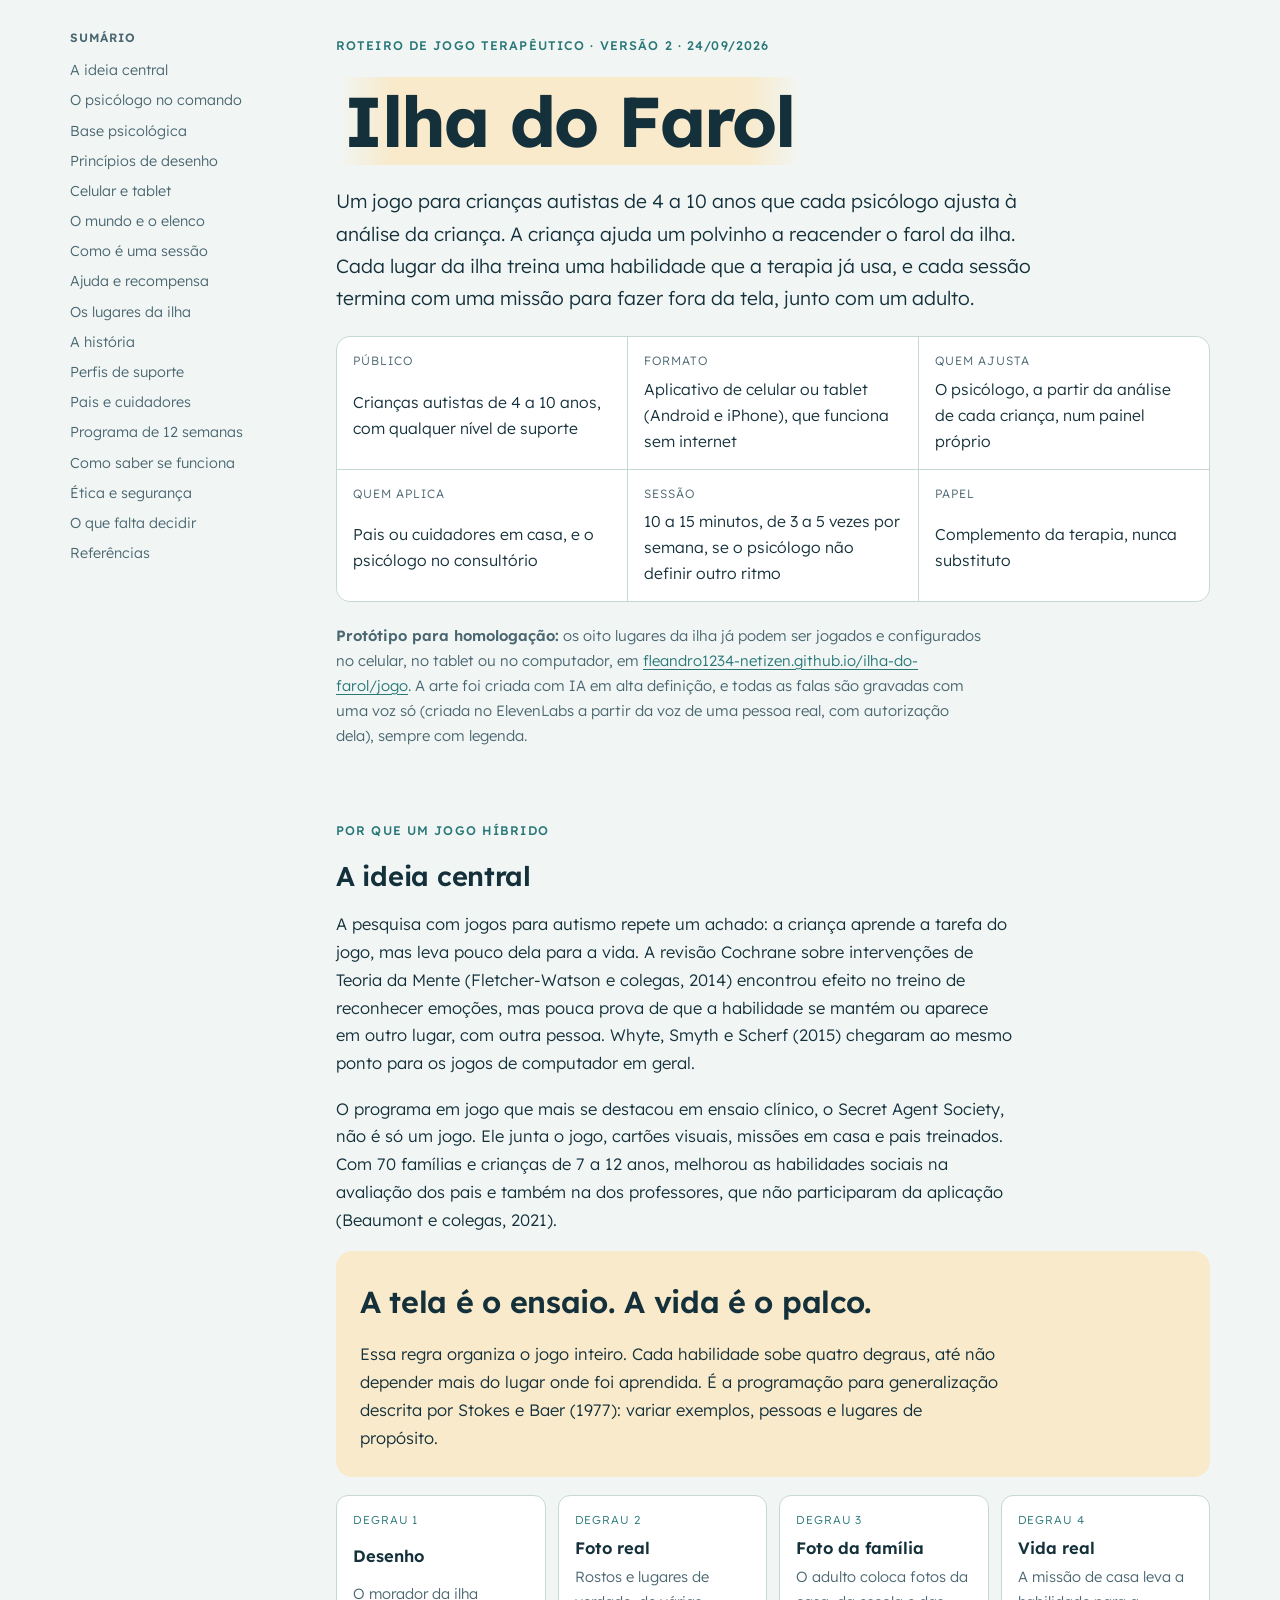
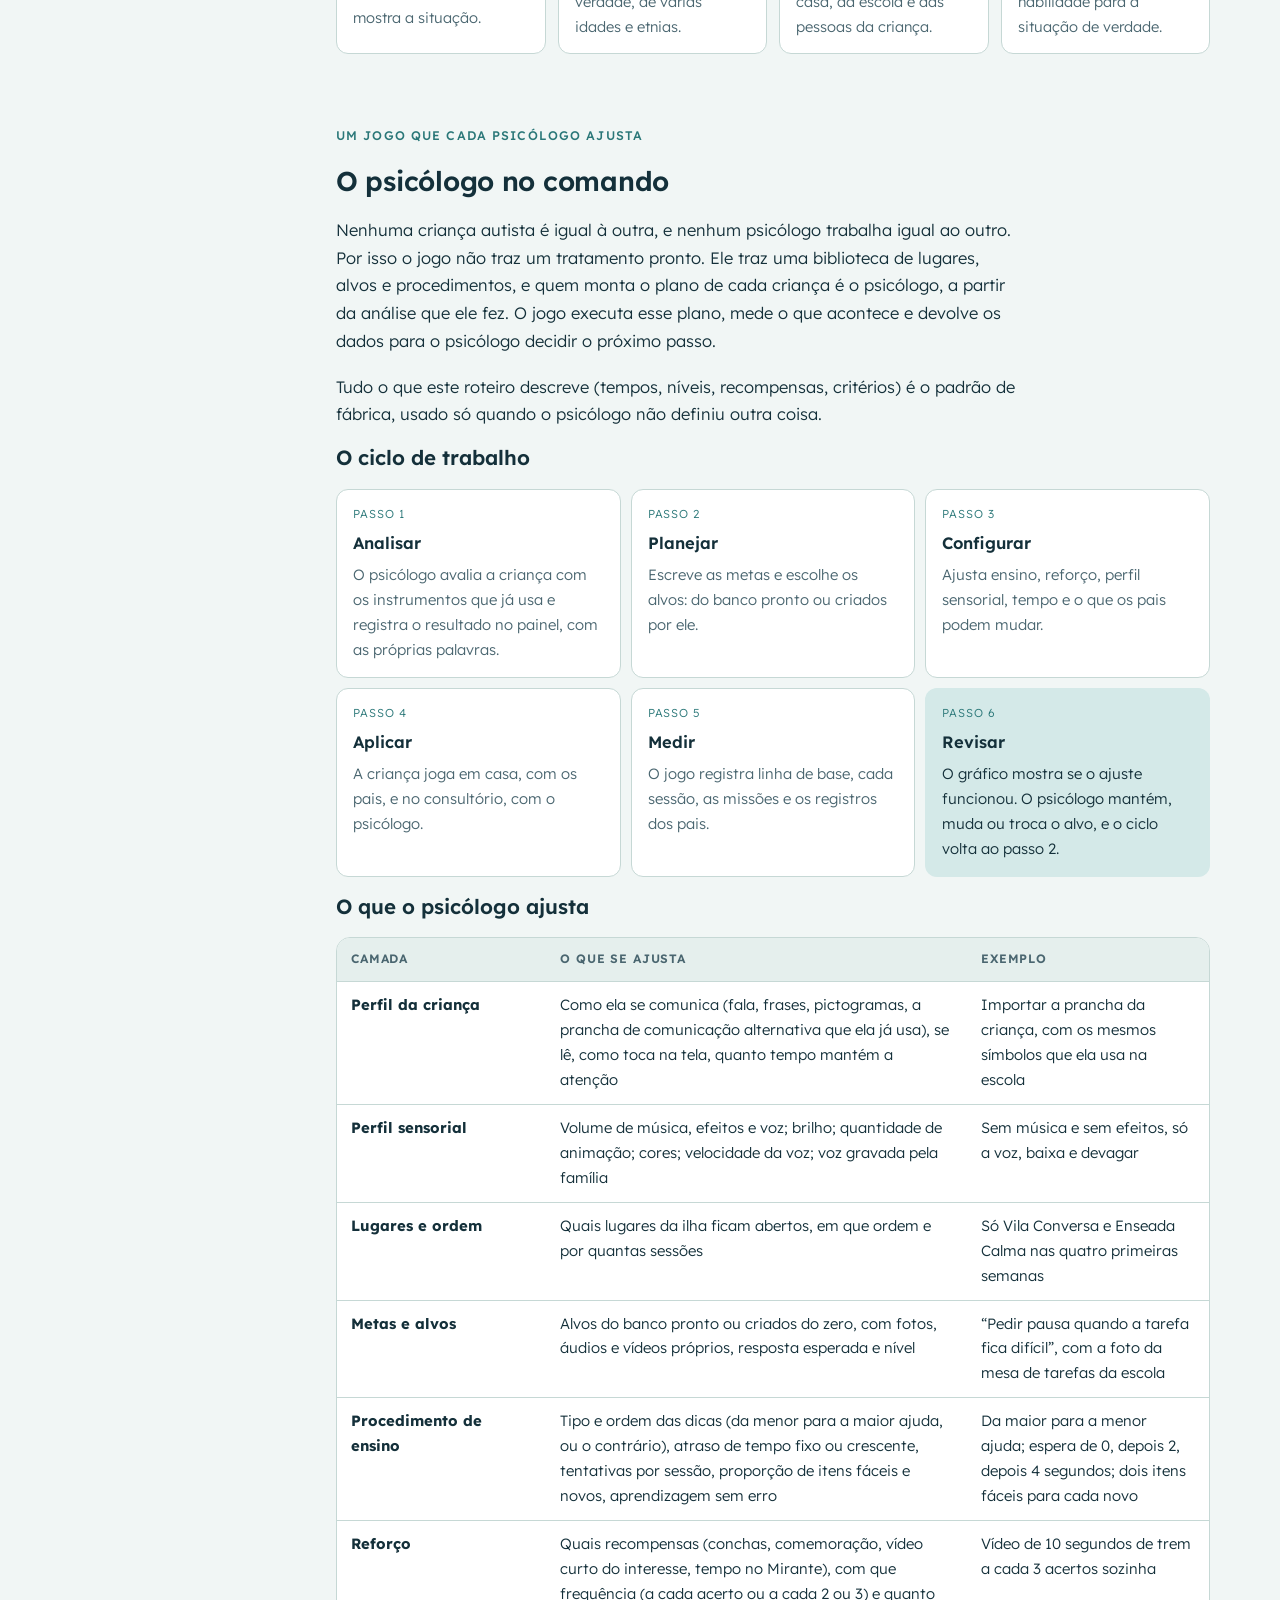
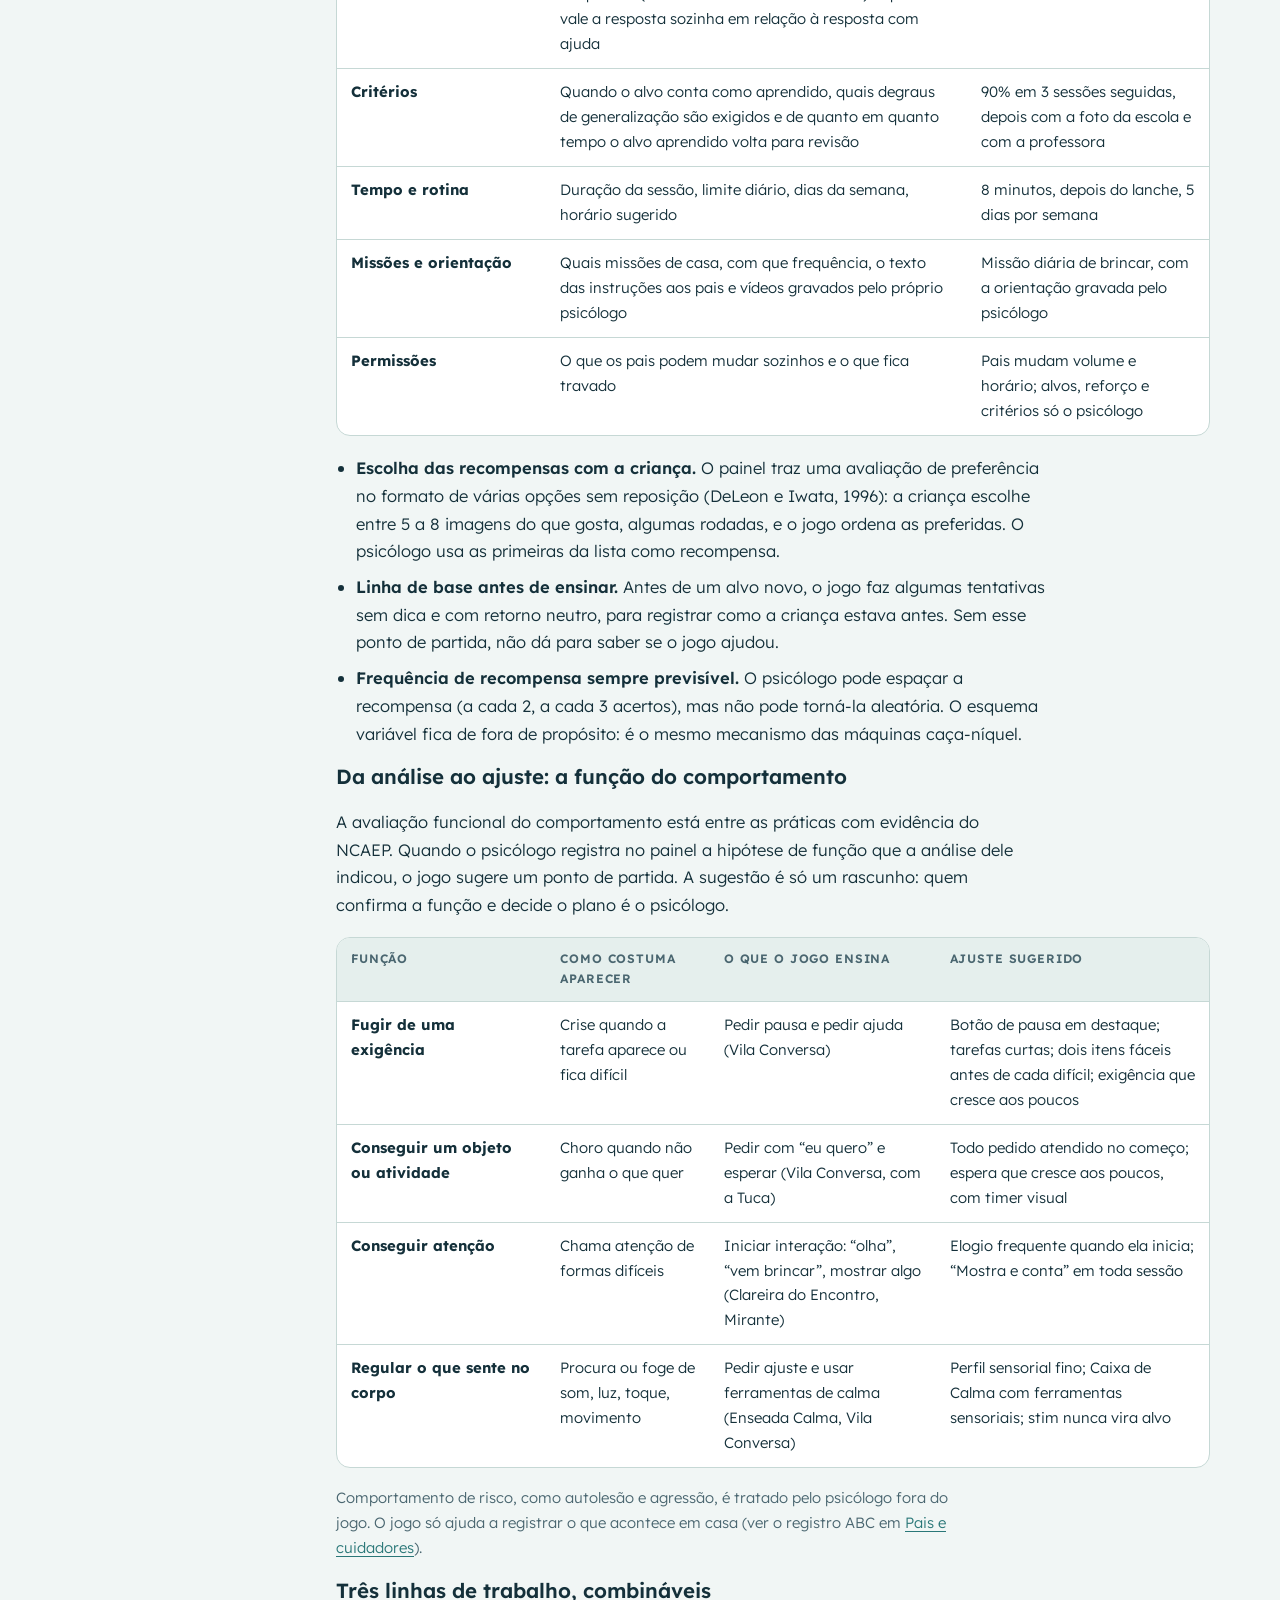
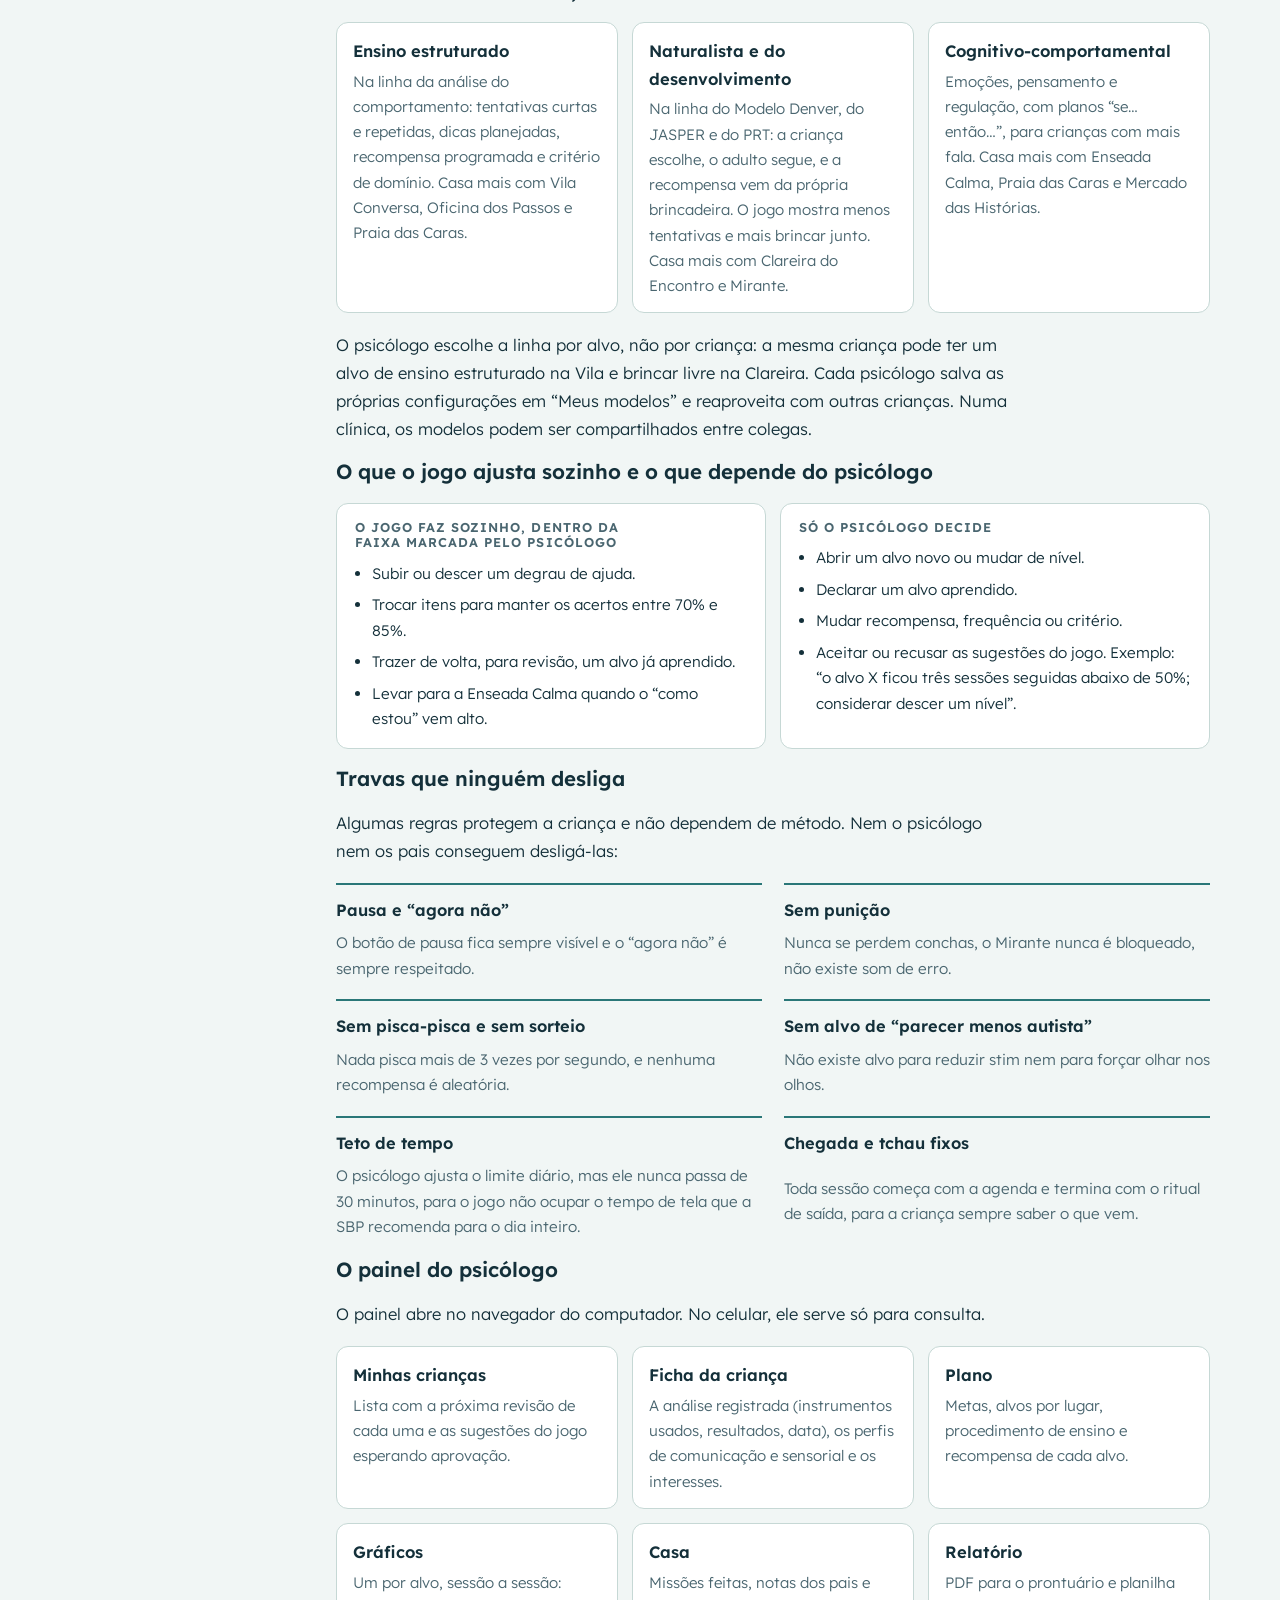
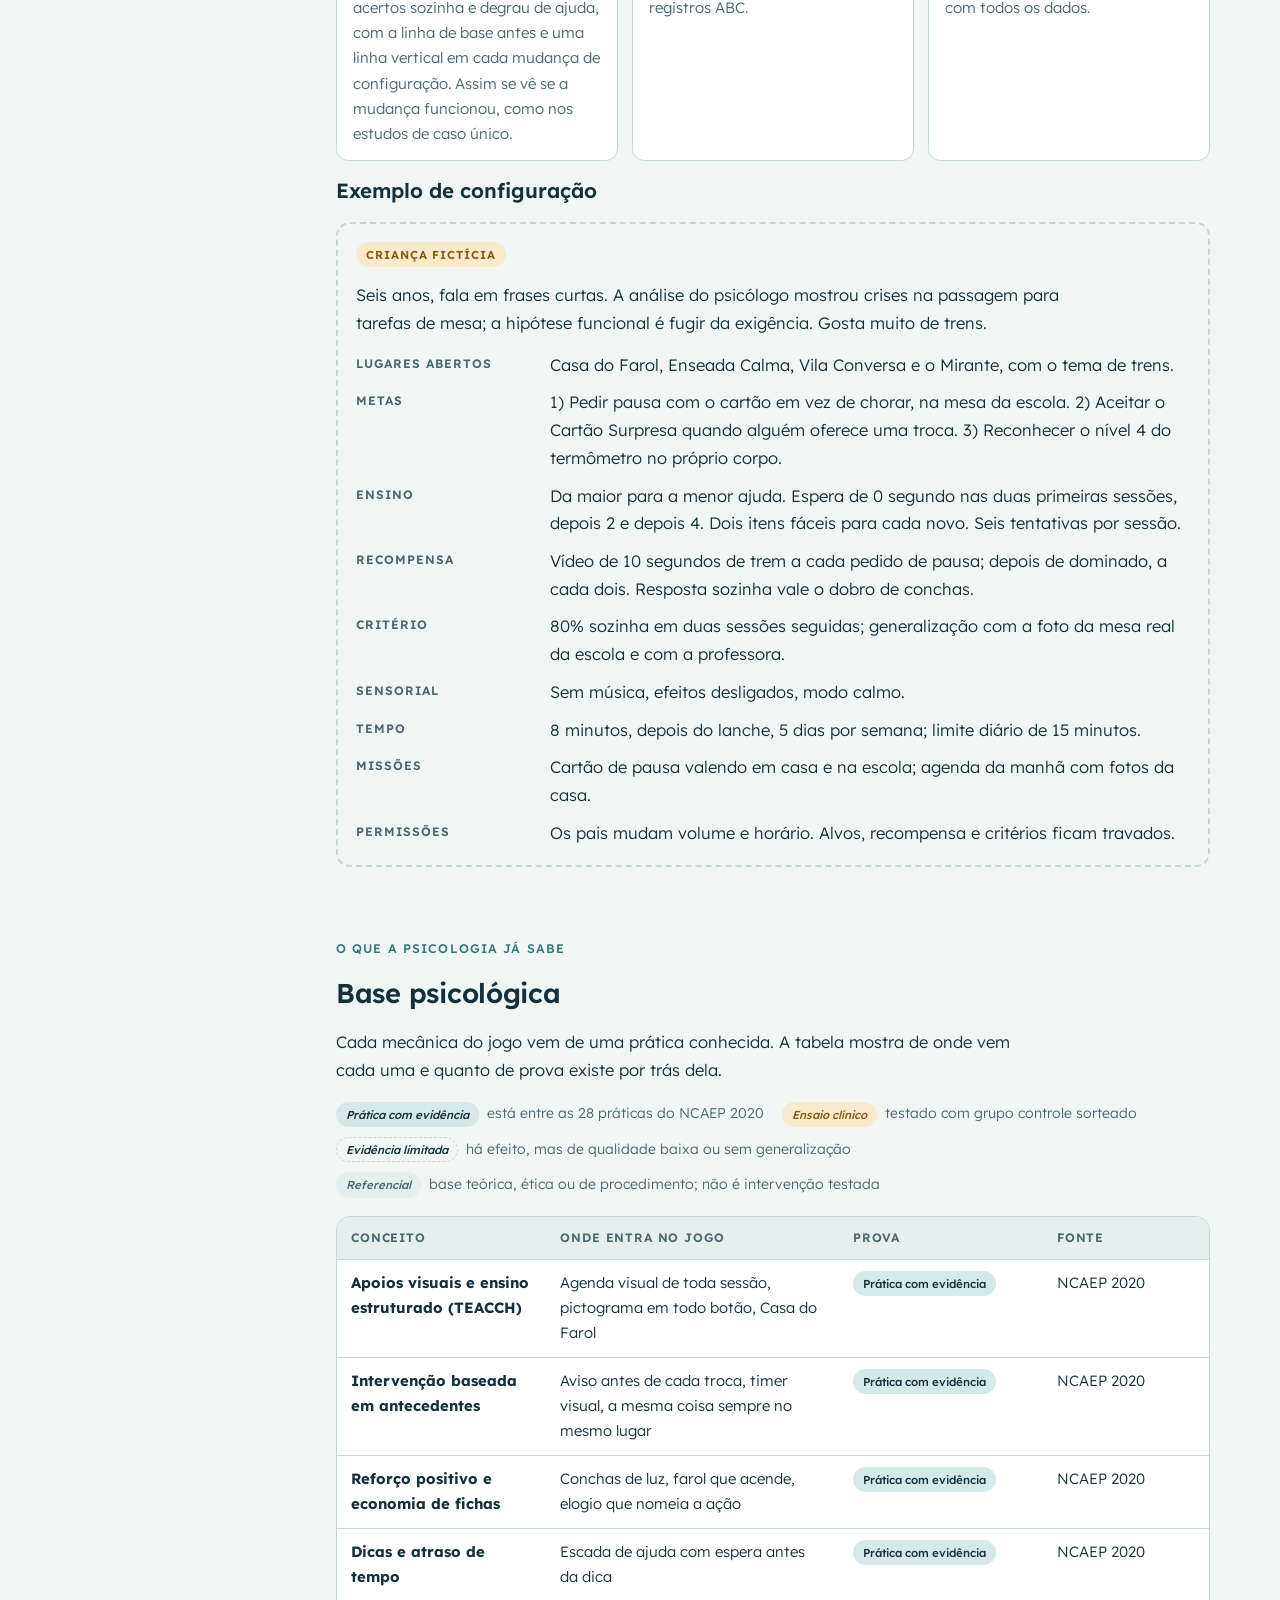
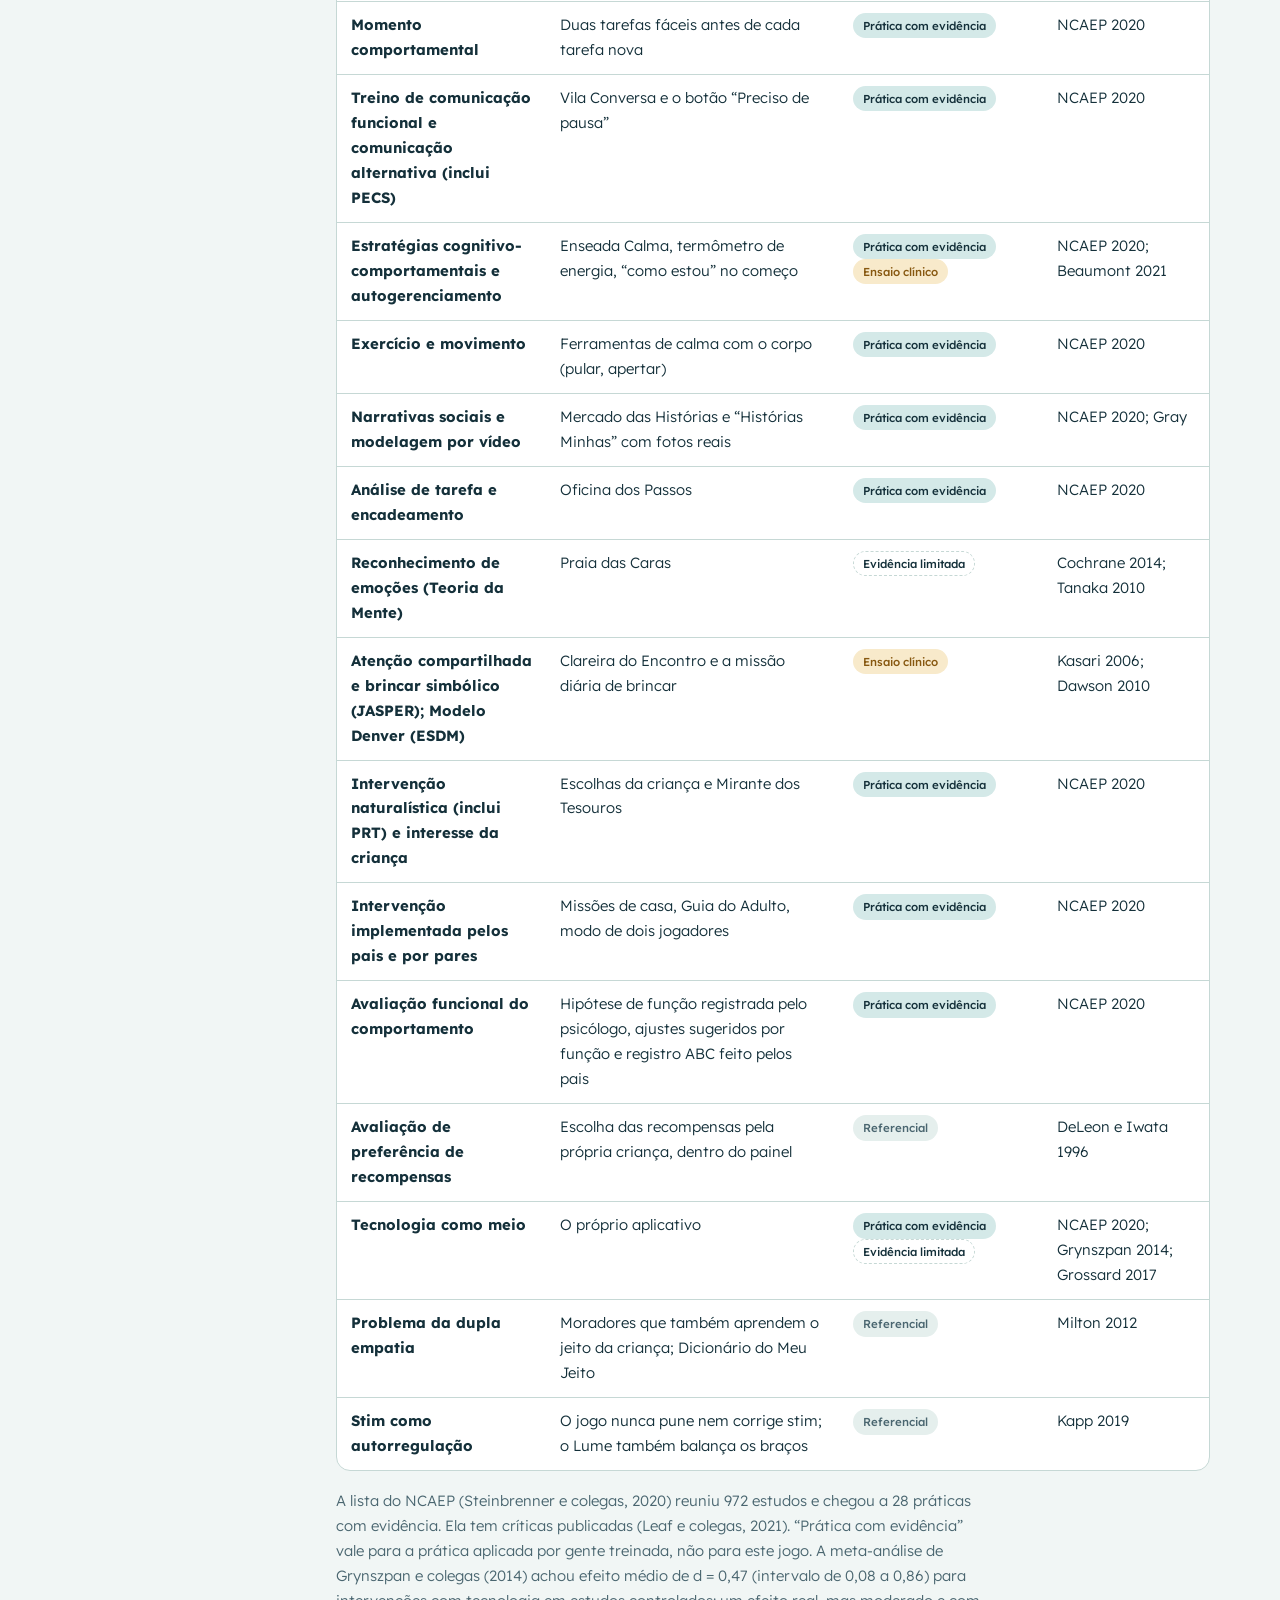
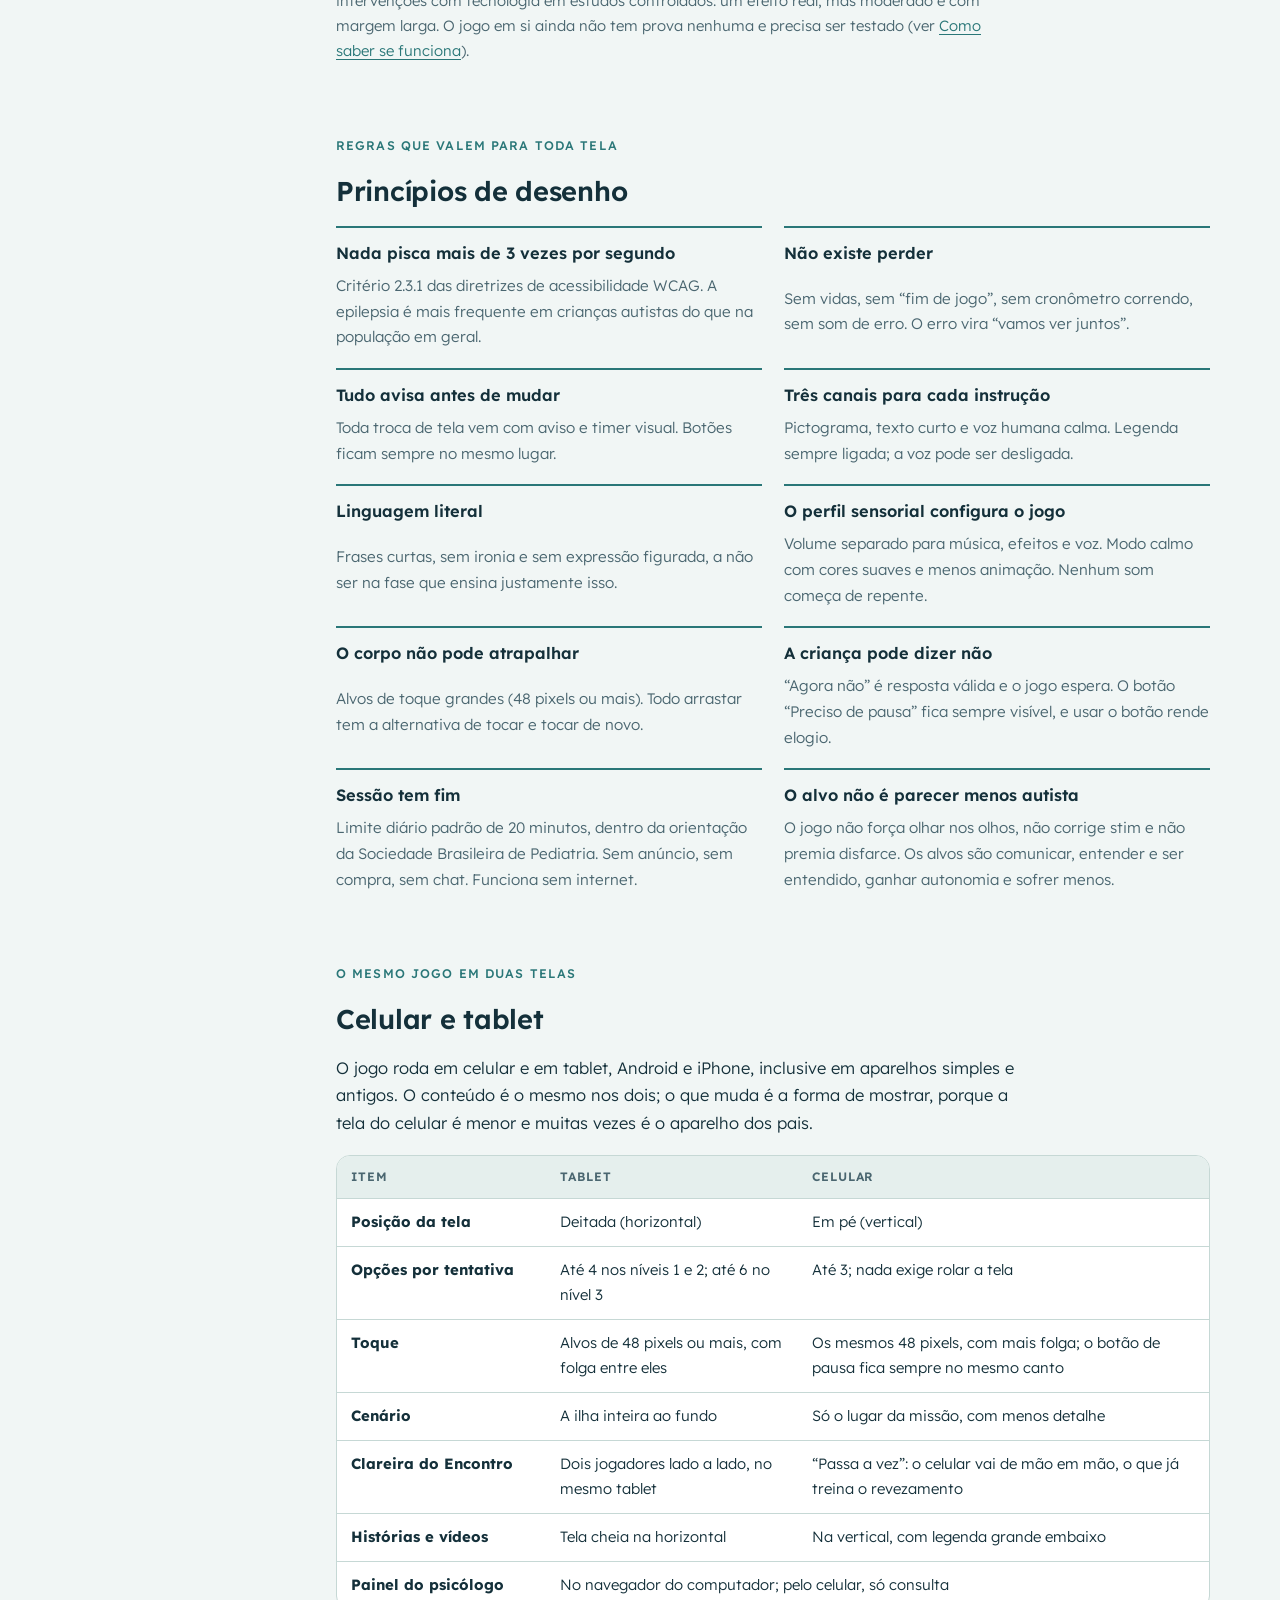
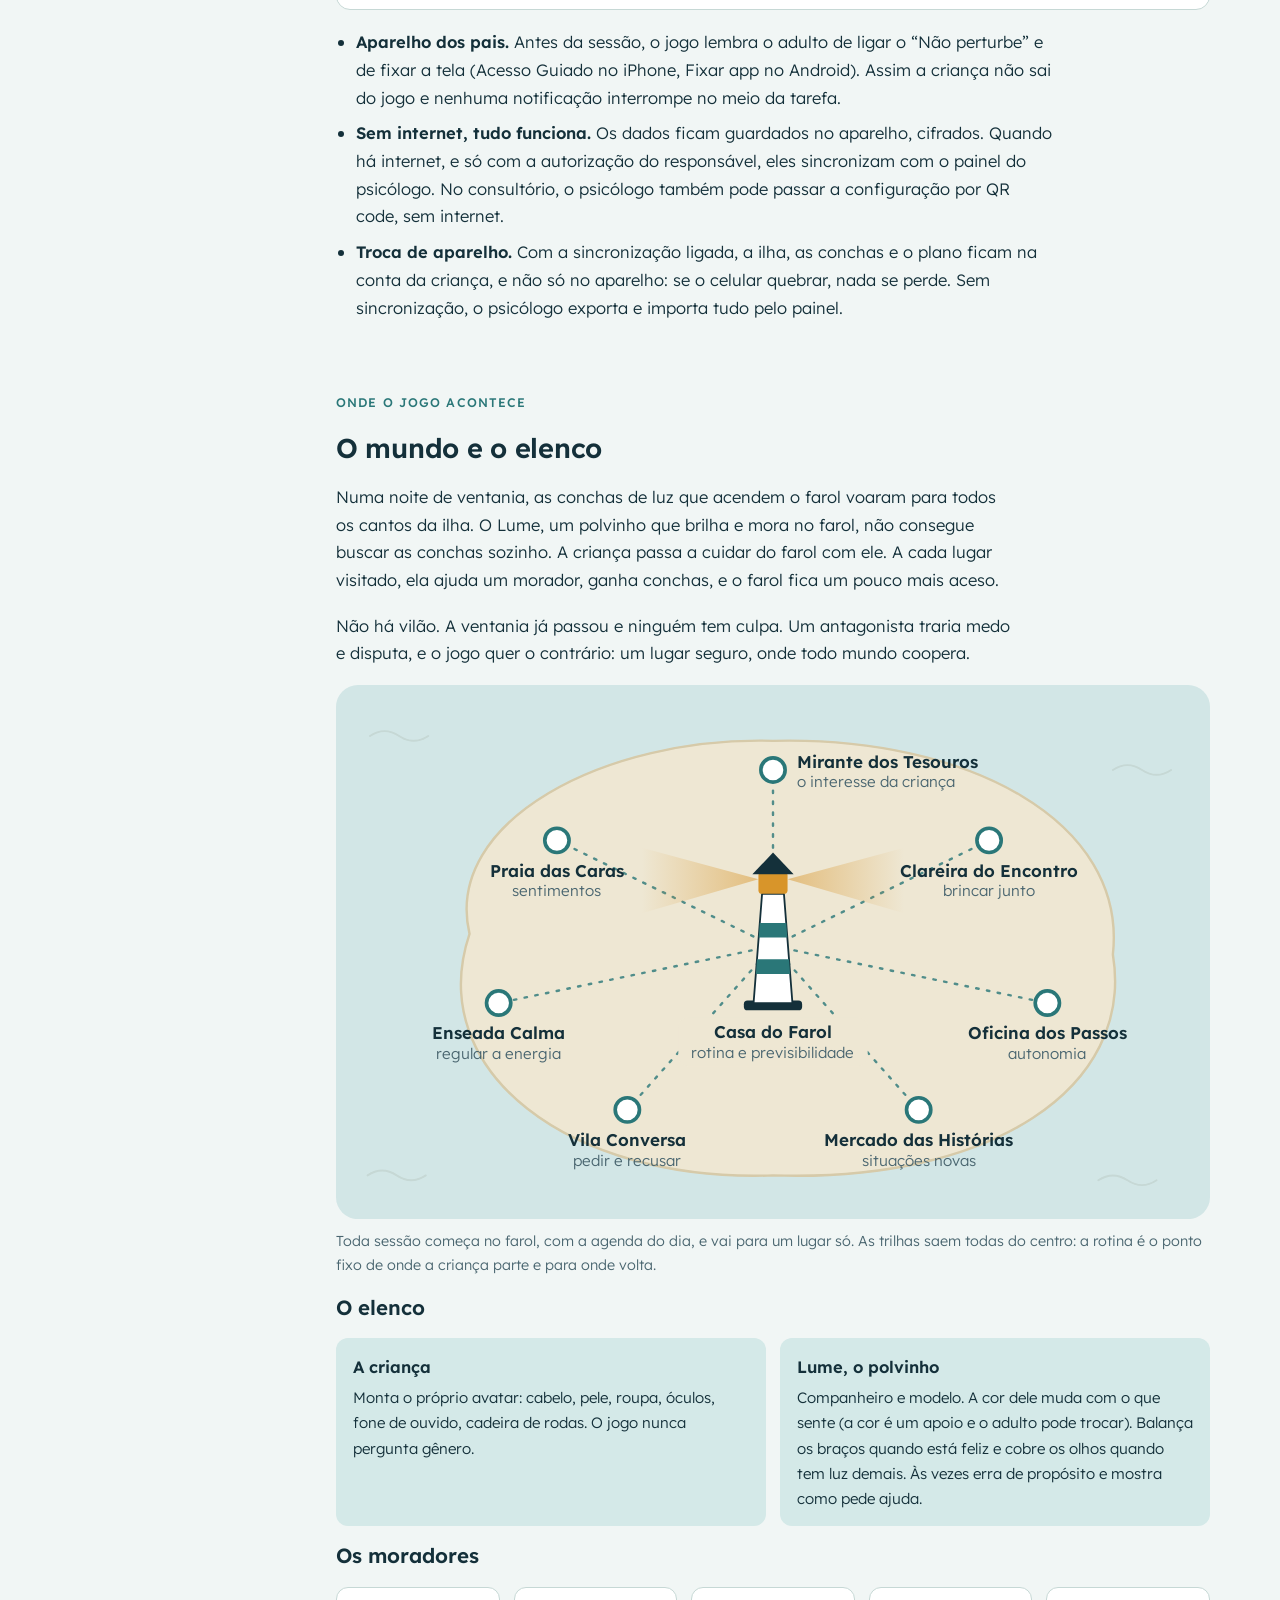
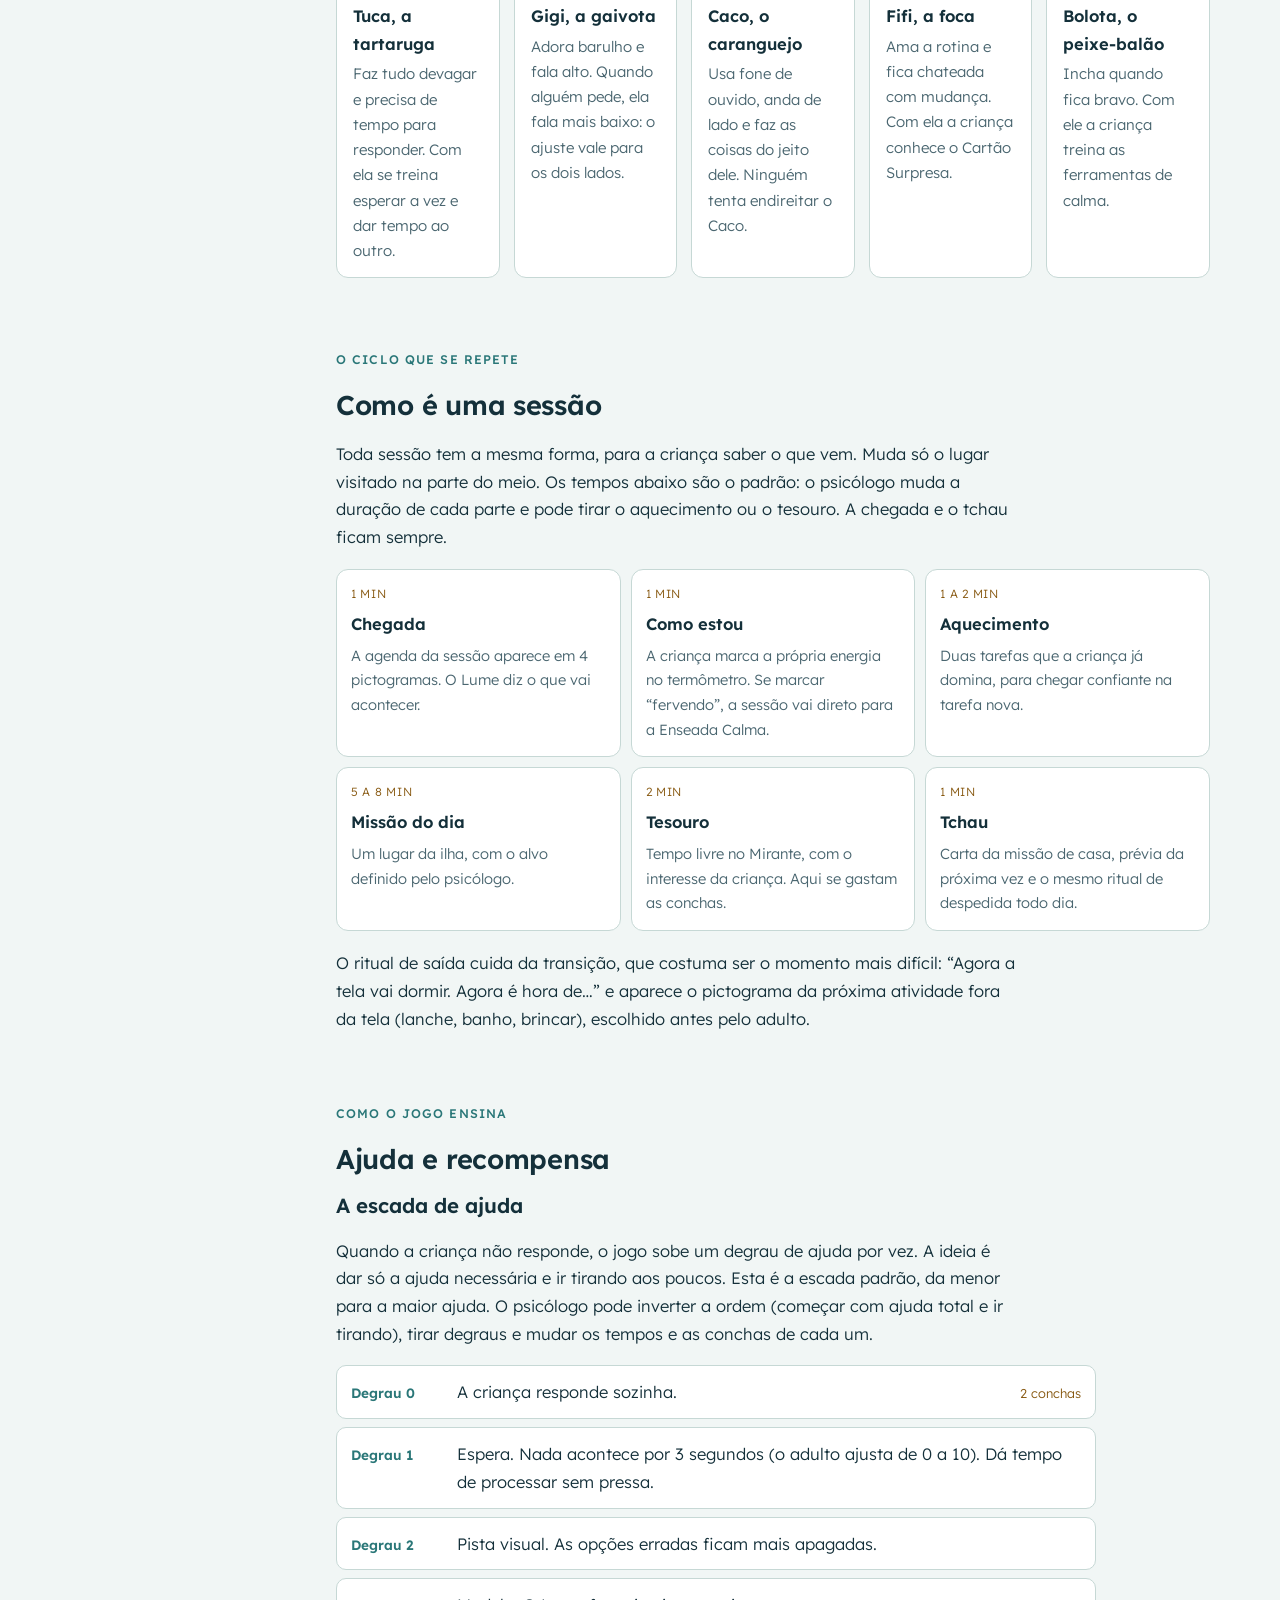
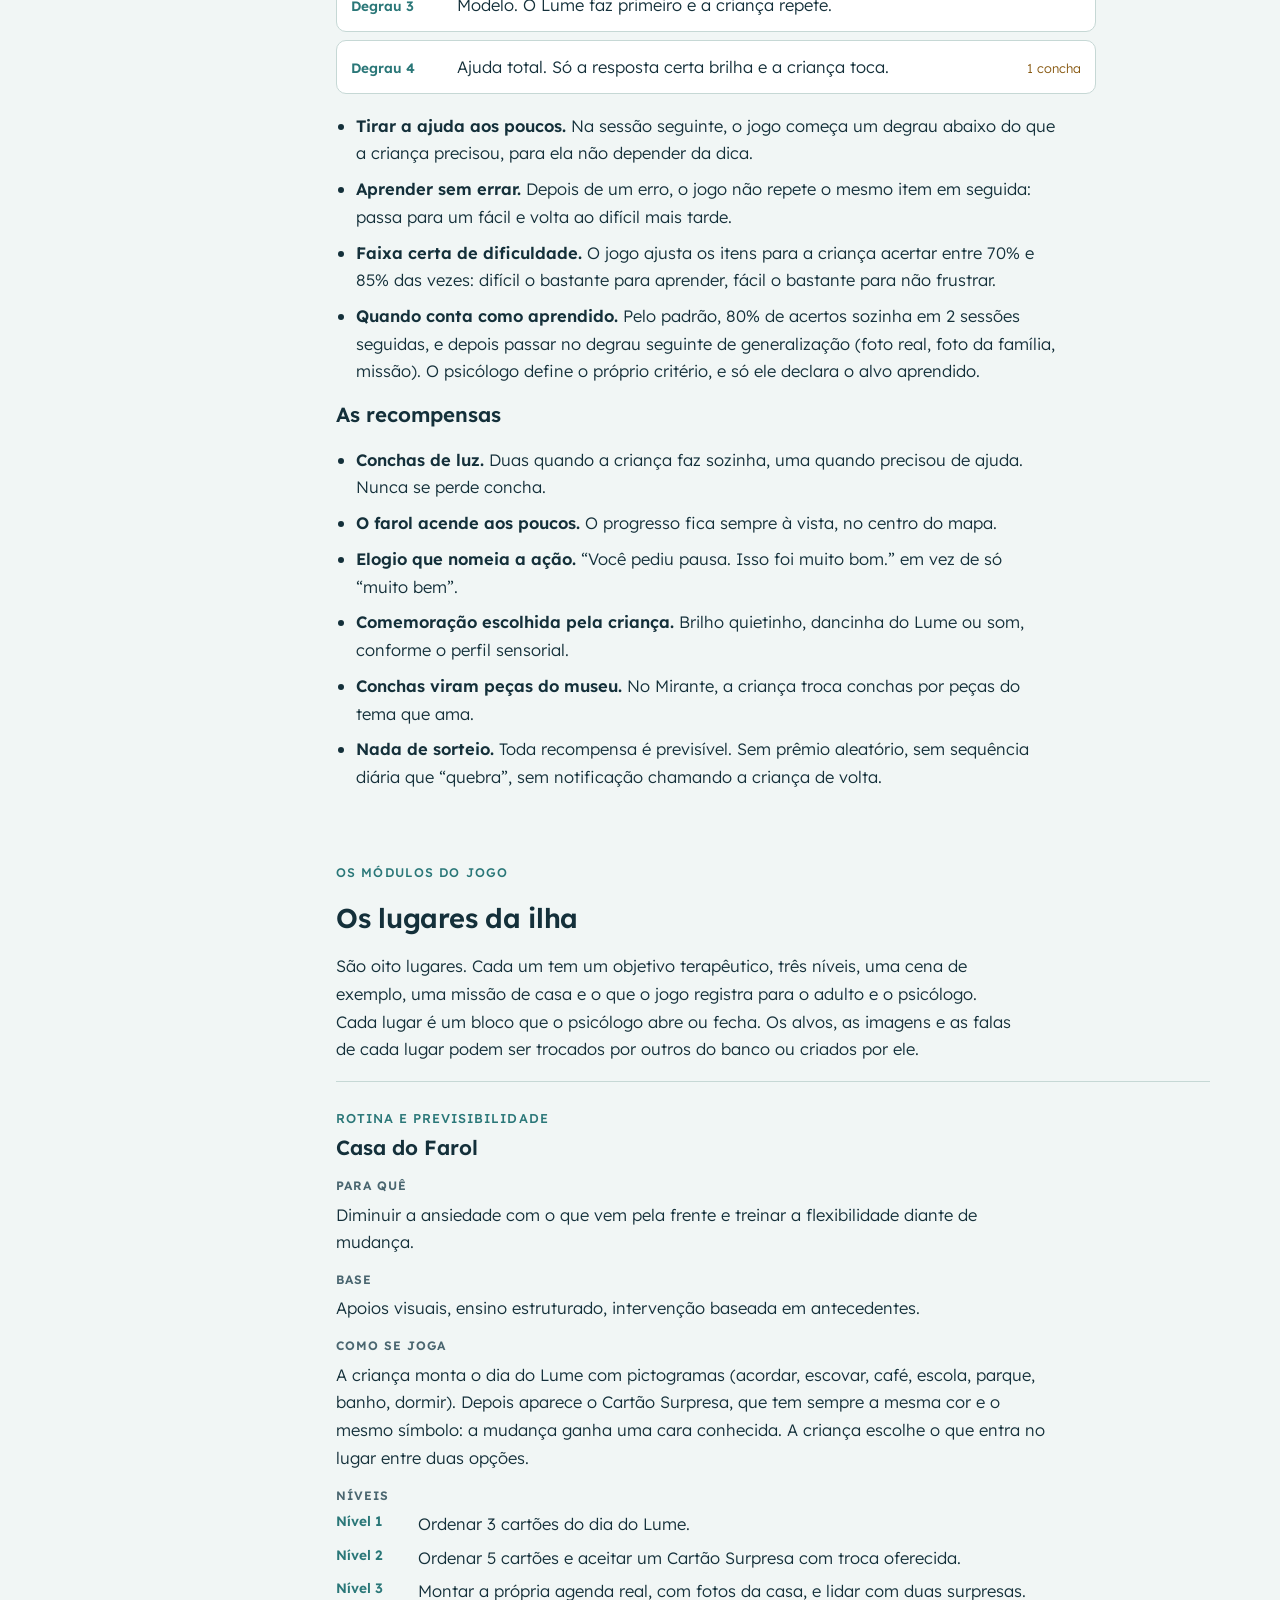
<file: docs/index.html>
<!doctype html>
<html lang="pt-BR">
<head>
<meta charset="utf-8">
<meta name="viewport" content="width=device-width, initial-scale=1, viewport-fit=cover">
<meta name="robots" content="noindex">
<meta property="og:type" content="article">
<meta property="og:title" content="Ilha do Farol">
<meta property="og:description" content="Roteiro de jogo terapêutico para crianças autistas, baseado em práticas com evidência.">
<style>html{color-scheme:light}body{margin:0}img{max-width:100%}[hidden]{display:none!important}</style>
<title>Ilha do Farol</title>
<meta name="description" content="Roteiro de jogo terapêutico para crianças autistas de 4 a 10 anos, baseado em práticas com evidência.">
<link rel="preconnect" href="https://fonts.googleapis.com">
<link rel="preconnect" href="https://fonts.gstatic.com" crossorigin>
<link rel="stylesheet" href="https://fonts.googleapis.com/css2?family=Lexend:wght@300;400;500;600;700&display=swap">
<style>
:root{
  --bg:#F1F6F5;
  --surface:#FFFFFF;
  --surface-2:#E5EFED;
  --ink:#14303A;
  --ink-2:#4A6670;
  --line:#C6D8D5;
  --sea:#D2E6E6;
  --land:#EEE7D3;
  --land-edge:#D6CAA9;
  --teal:#2A7778;
  --teal-soft:#D4E9E8;
  --amber:#D8952A;
  --amber-ink:#875810;
  --amber-soft:#F8EACB;
  --f-display:"Lexend","Segoe UI",system-ui,sans-serif;
  --f-body:"Lexend","Segoe UI",system-ui,sans-serif;
}
@media (prefers-color-scheme: dark){
  :root:not([data-theme="light"]){
    color-scheme:dark;
    --bg:#0D1B20;
    --surface:#13262E;
    --surface-2:#19323B;
    --ink:#E1EDEB;
    --ink-2:#9CB5BA;
    --line:#2B4852;
    --sea:#123039;
    --land:#22383A;
    --land-edge:#35514F;
    --teal:#6CBFBC;
    --teal-soft:#173A3E;
    --amber:#F0B654;
    --amber-ink:#F3C67A;
    --amber-soft:#35291A;
  }
}
:root[data-theme="dark"]{
  color-scheme:dark;
  --bg:#0D1B20;
  --surface:#13262E;
  --surface-2:#19323B;
  --ink:#E1EDEB;
  --ink-2:#9CB5BA;
  --line:#2B4852;
  --sea:#123039;
  --land:#22383A;
  --land-edge:#35514F;
  --teal:#6CBFBC;
  --teal-soft:#173A3E;
  --amber:#F0B654;
  --amber-ink:#F3C67A;
  --amber-soft:#35291A;
}
*{box-sizing:border-box}
body{background:var(--bg);color:var(--ink);font-family:var(--f-body);font-weight:300;font-size:16.5px;line-height:1.68}
b,strong,td:first-child{font-weight:600}
a{color:var(--teal);text-underline-offset:3px}
a:focus-visible,summary:focus-visible{outline:3px solid var(--amber);outline-offset:3px;border-radius:4px}
h1,h2,h3,h4{font-family:var(--f-display);text-wrap:balance;line-height:1.2;margin:0}
h2{font-size:1.7rem;font-weight:600;letter-spacing:-.01em}
h3{font-size:1.28rem;font-weight:600}
h4{font-size:.8rem;font-weight:600;text-transform:uppercase;letter-spacing:.08em;color:var(--ink-2)}
p{margin:0}
.wrap{max-width:1180px;margin:0 auto;padding-inline:20px;padding-block:28px 72px;display:grid;grid-template-columns:minmax(0,1fr);gap:32px}
@media (min-width:1080px){.wrap{grid-template-columns:210px minmax(0,1fr);gap:56px}}

/* sumário */
.toc{font-family:var(--f-display);font-size:.9rem}
.toc details{background:var(--surface);border:1px solid var(--line);border-radius:12px;padding:12px 16px}
.toc summary{cursor:pointer;font-weight:600}
.toc ol{list-style:none;margin:10px 0 0;padding:0;display:grid;gap:6px}
.toc a{color:var(--ink-2);text-decoration:none}
.toc a:hover{color:var(--teal)}
@media (min-width:1080px){
  .toc{position:sticky;top:calc(env(safe-area-inset-top,0px) + 28px);align-self:start}
  .toc details{background:none;border:0;padding:0}
  .toc summary{list-style:none;pointer-events:none;color:var(--ink-2);text-transform:uppercase;letter-spacing:.08em;font-size:.75rem}
  .toc summary::-webkit-details-marker{display:none}
}

main{min-width:0;display:grid;gap:72px}
section{display:grid;gap:18px;scroll-margin-top:24px}
section > p, .prosa{max-width:68ch}
.eyebrow{font-family:var(--f-display);font-size:.78rem;font-weight:500;text-transform:uppercase;letter-spacing:.09em;color:var(--teal)}

/* abertura */
.abertura{display:grid;gap:22px;padding-top:8px}
.abertura h1{font-size:clamp(2.6rem,7vw,4.4rem);font-weight:700;letter-spacing:-.025em}
.abertura h1 span{background:linear-gradient(90deg,transparent 0,var(--amber-soft) 12%,var(--amber-soft) 88%,transparent 100%);padding:0 .12em}
.lede{font-size:1.2rem;max-width:60ch;color:var(--ink)}
.ficha{display:grid;grid-template-columns:minmax(0,1fr);gap:1px;background:var(--line);border:1px solid var(--line);border-radius:14px;overflow:hidden;margin:0}
@media (min-width:460px){.ficha{grid-template-columns:repeat(2,minmax(0,1fr))}}
@media (min-width:760px){.ficha{grid-template-columns:repeat(3,minmax(0,1fr))}}
.ficha div{background:var(--surface);padding:14px 16px;display:grid;gap:4px}
.ficha dt{font-family:var(--f-display);font-size:.75rem;text-transform:uppercase;letter-spacing:.08em;color:var(--ink-2)}
.ficha dd{margin:0;font-size:.98rem}

/* tese */
.tese{background:var(--amber-soft);border-radius:16px;padding:26px 24px;display:grid;gap:12px}
.tese p.frase{font-family:var(--f-display);font-size:clamp(1.35rem,3.4vw,1.9rem);font-weight:600;letter-spacing:-.01em;max-width:none}
.tese p{max-width:64ch}

.degraus{list-style:none;margin:0;padding:0;display:grid;grid-template-columns:repeat(auto-fit,minmax(170px,1fr));gap:12px;counter-reset:d}
.degraus li{background:var(--surface);border:1px solid var(--line);border-radius:12px;padding:14px 16px;display:grid;gap:4px;counter-increment:d}
.degraus li::before{content:"Degrau " counter(d);font-family:var(--f-display);font-size:.72rem;letter-spacing:.08em;text-transform:uppercase;color:var(--teal)}
.degraus strong{font-family:var(--f-display);font-weight:600}
.degraus span{font-size:.92rem;color:var(--ink-2)}

/* tabela */
.tabela{overflow-x:auto;border:1px solid var(--line);border-radius:14px;background:var(--surface)}
table{border-collapse:collapse;width:100%;min-width:760px;font-size:.93rem}
th,td{text-align:left;vertical-align:top;padding:11px 14px;border-bottom:1px solid var(--line)}
th{font-family:var(--f-display);font-weight:600;font-size:.76rem;text-transform:uppercase;letter-spacing:.07em;color:var(--ink-2);background:var(--surface-2)}
tr:last-child td{border-bottom:0}
td:first-child{font-weight:700;width:24%}
.tag{display:inline-block;font-family:var(--f-display);font-size:.72rem;font-weight:500;padding:2px 9px;border-radius:999px;white-space:nowrap;border:1px solid var(--line);color:var(--ink)}
.tag.forte{background:var(--teal-soft);border-color:transparent}
.tag.ensaio{background:var(--amber-soft);border-color:transparent;color:var(--amber-ink)}
.tag.limitada{background:transparent;border-style:dashed}
.tag.ref{background:var(--surface-2);border-color:transparent;color:var(--ink-2)}
.legenda{display:flex;flex-wrap:wrap;gap:10px 18px;font-size:.88rem;color:var(--ink-2)}
.legenda span{display:inline-flex;gap:8px;align-items:center}
.nota{font-size:.93rem;color:var(--ink-2);max-width:72ch}

/* princípios */
.regras{list-style:none;margin:0;padding:0;display:grid;grid-template-columns:repeat(auto-fit,minmax(300px,1fr));gap:18px 22px}
.regras li{border-top:2px solid var(--teal);padding-top:12px;display:grid;gap:6px}
.regras strong{font-family:var(--f-display);font-weight:600;font-size:1.02rem}
.regras span{font-size:.95rem;color:var(--ink-2)}

/* mapa */
.mapa{margin:0;display:grid;gap:10px}
.mapa .quadro{overflow-x:auto}
.mapa svg{display:block;width:100%;min-width:560px;height:auto}
.mapa figcaption{font-size:.9rem;color:var(--ink-2)}
.mapa .mar{fill:var(--sea)}
.mapa .terra{fill:var(--land);stroke:var(--land-edge);stroke-width:2}
.mapa .onda{fill:none;stroke:var(--line);stroke-width:1.6;stroke-linecap:round}
.mapa .trilha{fill:none;stroke:var(--teal);stroke-width:2;stroke-dasharray:2 7;stroke-linecap:round;opacity:.8}
.mapa .ponto{fill:var(--surface);stroke:var(--teal);stroke-width:3}
.mapa .torre{fill:var(--surface);stroke:var(--ink);stroke-width:1.5;stroke-linejoin:round}
.mapa .faixa{fill:var(--teal)}
.mapa .lanterna{fill:var(--amber)}
.mapa .escuro{fill:var(--ink)}
.mapa .etiqueta{fill:var(--land)}
.mapa .rotulo{fill:var(--ink);font-family:var(--f-display);font-weight:600;font-size:14px}
.mapa .sub{fill:var(--ink-2);font-family:var(--f-body);font-size:12.5px}
.mapa .fa{stop-color:var(--amber);stop-opacity:.5}
.mapa .fb{stop-color:var(--amber);stop-opacity:0}

/* personagens */
.elenco{display:grid;grid-template-columns:repeat(auto-fit,minmax(240px,1fr));gap:14px}
.elenco.moradores{grid-template-columns:repeat(auto-fit,minmax(150px,1fr))}
.elenco div{background:var(--surface);border:1px solid var(--line);border-radius:12px;padding:14px 16px;display:grid;gap:4px;align-content:start}
.elenco strong{font-family:var(--f-display);font-weight:600}
.elenco span{font-size:.94rem;color:var(--ink-2)}
.elenco .destaque{background:var(--teal-soft);border-color:transparent}
.elenco .destaque span{color:var(--ink)}

/* sessão */
.sessao{list-style:none;margin:0;padding:0;display:grid;grid-template-columns:minmax(0,1fr);gap:10px}
@media (min-width:460px){.sessao{grid-template-columns:repeat(2,minmax(0,1fr))}}
@media (min-width:760px){.sessao{grid-template-columns:repeat(3,minmax(0,1fr))}}
.sessao li{background:var(--surface);border:1px solid var(--line);border-radius:12px;padding:14px;display:grid;gap:6px;align-content:start}
.sessao .min{font-family:var(--f-display);font-size:.74rem;letter-spacing:.06em;text-transform:uppercase;color:var(--amber-ink);font-variant-numeric:tabular-nums}
.sessao strong{font-family:var(--f-display);font-weight:600}
.sessao p{font-size:.92rem;color:var(--ink-2)}

/* escada */
.escada{list-style:none;margin:0;padding:0;display:grid;gap:8px;max-width:760px}
.escada li{display:grid;grid-template-columns:92px minmax(0,1fr) auto;gap:14px;align-items:baseline;background:var(--surface);border:1px solid var(--line);border-radius:10px;padding:12px 14px}
.escada .grau{font-family:var(--f-display);font-weight:600;font-size:.85rem;color:var(--teal)}
.escada .premio{font-family:var(--f-display);font-size:.8rem;color:var(--amber-ink);white-space:nowrap}
@media (max-width:560px){.escada li{grid-template-columns:1fr}.escada .premio{justify-self:start}}

/* lugares */
.lugar{display:grid;gap:16px;padding-top:26px;border-top:1px solid var(--line)}
.lugar header{display:grid;gap:6px}
.lugar .habil{font-family:var(--f-display);font-size:.8rem;font-weight:500;color:var(--teal);text-transform:uppercase;letter-spacing:.08em}
.lugar dl{margin:0;display:grid;gap:14px}
.lugar dl > div{display:grid;gap:4px;max-width:72ch}
.lugar dt{font-family:var(--f-display);font-size:.76rem;font-weight:600;text-transform:uppercase;letter-spacing:.08em;color:var(--ink-2)}
.lugar dd{margin:0}
.niveis{list-style:none;margin:0;padding:0;display:grid;gap:6px}
.niveis li{display:grid;grid-template-columns:72px minmax(0,1fr);gap:10px}
.niveis b{font-family:var(--f-display);font-weight:600;font-size:.85rem;color:var(--teal)}
.missao{background:var(--amber-soft);border-radius:12px;padding:14px 16px;max-width:72ch;display:grid;gap:4px}
.missao h4{color:var(--amber-ink)}

/* roteiro em formato de cena */
.cena{background:var(--surface);border:1px solid var(--line);border-radius:12px;padding:16px 18px;display:grid;gap:8px;max-width:72ch}
.cena p{display:grid;grid-template-columns:96px minmax(0,1fr);gap:12px}
.cena .quem{font-family:var(--f-display);font-size:.74rem;font-weight:600;letter-spacing:.08em;text-transform:uppercase;color:var(--teal);padding-top:3px}
.cena .rub{display:block;font-style:italic;color:var(--ink-2)}
.cena .ramo{border-left:2px dashed var(--line);padding-left:12px;display:grid;gap:8px}
@media (max-width:520px){.cena p{grid-template-columns:1fr;gap:2px}}

.lista{margin:0;padding-left:1.2em;display:grid;gap:8px;max-width:72ch}
.programa{list-style:none;margin:0;padding:0;display:grid;gap:0;border:1px solid var(--line);border-radius:14px;overflow:hidden;background:var(--surface)}
.programa li{display:grid;grid-template-columns:120px minmax(0,1fr);gap:14px;padding:12px 16px;border-bottom:1px solid var(--line)}
.programa li:last-child{border-bottom:0}
.programa b{font-family:var(--f-display);font-weight:600;font-variant-numeric:tabular-nums;color:var(--teal)}
@media (max-width:520px){.programa li{grid-template-columns:1fr;gap:2px}}

.fases{list-style:none;margin:0;padding:0;display:grid;grid-template-columns:repeat(auto-fit,minmax(210px,1fr));gap:12px;counter-reset:f}
.fases li{background:var(--surface);border:1px solid var(--line);border-radius:12px;padding:14px 16px;display:grid;gap:6px;counter-increment:f;align-content:start}
.fases li::before{content:"Fase " counter(f);font-family:var(--f-display);font-size:.72rem;letter-spacing:.08em;text-transform:uppercase;color:var(--teal)}
.fases strong{font-family:var(--f-display);font-weight:600}
.fases span{font-size:.93rem;color:var(--ink-2)}
.aviso{border:2px solid var(--teal);border-radius:14px;padding:16px 18px;max-width:72ch;font-weight:700}

.refs{margin:0;padding-left:1.3em;display:grid;gap:8px;font-size:.92rem;max-width:80ch}
.refs li::marker{color:var(--ink-2)}
.rodape{font-size:.85rem;color:var(--ink-2);border-top:1px solid var(--line);padding-top:16px}

/* versão 2: psicólogo no comando */
.ciclo{list-style:none;margin:0;padding:0;display:grid;grid-template-columns:minmax(0,1fr);gap:10px;counter-reset:c}
@media (min-width:460px){.ciclo{grid-template-columns:repeat(2,minmax(0,1fr))}}
@media (min-width:760px){.ciclo{grid-template-columns:repeat(3,minmax(0,1fr))}}
.ciclo li{background:var(--surface);border:1px solid var(--line);border-radius:12px;padding:14px 16px;display:grid;gap:6px;counter-increment:c;align-content:start}
.ciclo li::before{content:"Passo " counter(c);font-family:var(--f-display);font-size:.72rem;letter-spacing:.08em;text-transform:uppercase;color:var(--teal)}
.ciclo strong{font-family:var(--f-display);font-weight:600}
.ciclo span{font-size:.93rem;color:var(--ink-2)}
.ciclo .volta{background:var(--teal-soft);border-color:transparent}
.ciclo .volta span{color:var(--ink)}
.duas{display:grid;grid-template-columns:repeat(auto-fit,minmax(280px,1fr));gap:14px}
.duas > div{background:var(--surface);border:1px solid var(--line);border-radius:12px;padding:16px 18px;display:grid;gap:10px;align-content:start}
.duas ul{margin:0;padding-left:1.1em;display:grid;gap:6px;font-size:.95rem}
.exemplo{border:2px dashed var(--line);border-radius:14px;padding:18px;display:grid;gap:14px}
.exemplo .selo{justify-self:start;font-family:var(--f-display);font-size:.72rem;font-weight:600;letter-spacing:.08em;text-transform:uppercase;color:var(--amber-ink);background:var(--amber-soft);padding:3px 10px;border-radius:999px}
.exemplo p{max-width:72ch}
.exemplo dl{margin:0;display:grid;gap:10px}
.exemplo dl > div{display:grid;grid-template-columns:minmax(0,1fr);gap:2px}
@media (min-width:640px){.exemplo dl > div{grid-template-columns:180px minmax(0,1fr);gap:14px}}
.exemplo dt{font-family:var(--f-display);font-size:.76rem;font-weight:600;text-transform:uppercase;letter-spacing:.08em;color:var(--ink-2);padding-top:3px}
.exemplo dd{margin:0}
@media (prefers-reduced-motion: reduce){*{scroll-behavior:auto!important;transition:none!important;animation:none!important}}
</style>
</head>
<body>
<div class="wrap">
<nav class="toc" aria-label="Sumário">
  <details open>
    <summary>Sumário</summary>
    <ol>
      <li><a href="#ideia">A ideia central</a></li>
      <li><a href="#psicologo">O psicólogo no comando</a></li>
      <li><a href="#base">Base psicológica</a></li>
      <li><a href="#principios">Princípios de desenho</a></li>
      <li><a href="#telas">Celular e tablet</a></li>
      <li><a href="#mundo">O mundo e o elenco</a></li>
      <li><a href="#sessao">Como é uma sessão</a></li>
      <li><a href="#ajuda">Ajuda e recompensa</a></li>
      <li><a href="#lugares">Os lugares da ilha</a></li>
      <li><a href="#historia">A história</a></li>
      <li><a href="#perfis">Perfis de suporte</a></li>
      <li><a href="#adulto">Pais e cuidadores</a></li>
      <li><a href="#programa">Programa de 12 semanas</a></li>
      <li><a href="#medir">Como saber se funciona</a></li>
      <li><a href="#etica">Ética e segurança</a></li>
      <li><a href="#aberto">O que falta decidir</a></li>
      <li><a href="#fontes">Referências</a></li>
    </ol>
  </details>
</nav>
<script>
  try { if (window.matchMedia("(max-width: 1079px)").matches) document.querySelector(".toc details").removeAttribute("open"); } catch (e) {}
</script>

<main>

<header class="abertura">
  <p class="eyebrow">Roteiro de jogo terapêutico · versão 2 · 24/09/2026</p>
  <h1><span>Ilha do Farol</span></h1>
  <p class="lede">Um jogo para crianças autistas de 4 a 10 anos que cada psicólogo ajusta à análise da criança. A criança ajuda um polvinho a reacender o farol da ilha. Cada lugar da ilha treina uma habilidade que a terapia já usa, e cada sessão termina com uma missão para fazer fora da tela, junto com um adulto.</p>
  <dl class="ficha">
    <div><dt>Público</dt><dd>Crianças autistas de 4 a 10 anos, com qualquer nível de suporte</dd></div>
    <div><dt>Formato</dt><dd>Aplicativo de celular ou tablet (Android e iPhone), que funciona sem internet</dd></div>
    <div><dt>Quem ajusta</dt><dd>O psicólogo, a partir da análise de cada criança, num painel próprio</dd></div>
    <div><dt>Quem aplica</dt><dd>Pais ou cuidadores em casa, e o psicólogo no consultório</dd></div>
    <div><dt>Sessão</dt><dd>10 a 15 minutos, de 3 a 5 vezes por semana, se o psicólogo não definir outro ritmo</dd></div>
    <div><dt>Papel</dt><dd>Complemento da terapia, nunca substituto</dd></div>
  </dl>
  <p class="nota"><b>Protótipo para homologação:</b> os oito lugares da ilha já podem ser jogados e configurados no celular, no tablet ou no computador, em <a href="https://fleandro1234-netizen.github.io/ilha-do-farol/jogo/">fleandro1234-netizen.github.io/ilha-do-farol/jogo</a>. A arte foi criada com IA em alta definição, e todas as falas são gravadas com uma voz só (criada no ElevenLabs a partir da voz de uma pessoa real, com autorização dela), sempre com legenda.</p>
</header>

<section id="ideia" aria-labelledby="t-ideia">
  <p class="eyebrow">Por que um jogo híbrido</p>
  <h2 id="t-ideia">A ideia central</h2>
  <p>A pesquisa com jogos para autismo repete um achado: a criança aprende a tarefa do jogo, mas leva pouco dela para a vida. A revisão Cochrane sobre intervenções de Teoria da Mente (Fletcher-Watson e colegas, 2014) encontrou efeito no treino de reconhecer emoções, mas pouca prova de que a habilidade se mantém ou aparece em outro lugar, com outra pessoa. Whyte, Smyth e Scherf (2015) chegaram ao mesmo ponto para os jogos de computador em geral.</p>
  <p>O programa em jogo que mais se destacou em ensaio clínico, o Secret Agent Society, não é só um jogo. Ele junta o jogo, cartões visuais, missões em casa e pais treinados. Com 70 famílias e crianças de 7 a 12 anos, melhorou as habilidades sociais na avaliação dos pais e também na dos professores, que não participaram da aplicação (Beaumont e colegas, 2021).</p>
  <div class="tese">
    <p class="frase">A tela é o ensaio. A vida é o palco.</p>
    <p>Essa regra organiza o jogo inteiro. Cada habilidade sobe quatro degraus, até não depender mais do lugar onde foi aprendida. É a programação para generalização descrita por Stokes e Baer (1977): variar exemplos, pessoas e lugares de propósito.</p>
  </div>
  <ol class="degraus" aria-label="Degraus de generalização">
    <li><strong>Desenho</strong><span>O morador da ilha mostra a situação.</span></li>
    <li><strong>Foto real</strong><span>Rostos e lugares de verdade, de várias idades e etnias.</span></li>
    <li><strong>Foto da família</strong><span>O adulto coloca fotos da casa, da escola e das pessoas da criança.</span></li>
    <li><strong>Vida real</strong><span>A missão de casa leva a habilidade para a situação de verdade.</span></li>
  </ol>
</section>

<section id="psicologo" aria-labelledby="t-psicologo">
  <p class="eyebrow">Um jogo que cada psicólogo ajusta</p>
  <h2 id="t-psicologo">O psicólogo no comando</h2>
  <p>Nenhuma criança autista é igual à outra, e nenhum psicólogo trabalha igual ao outro. Por isso o jogo não traz um tratamento pronto. Ele traz uma biblioteca de lugares, alvos e procedimentos, e quem monta o plano de cada criança é o psicólogo, a partir da análise que ele fez. O jogo executa esse plano, mede o que acontece e devolve os dados para o psicólogo decidir o próximo passo.</p>
  <p>Tudo o que este roteiro descreve (tempos, níveis, recompensas, critérios) é o padrão de fábrica, usado só quando o psicólogo não definiu outra coisa.</p>

  <h3>O ciclo de trabalho</h3>
  <ol class="ciclo">
    <li><strong>Analisar</strong><span>O psicólogo avalia a criança com os instrumentos que já usa e registra o resultado no painel, com as próprias palavras.</span></li>
    <li><strong>Planejar</strong><span>Escreve as metas e escolhe os alvos: do banco pronto ou criados por ele.</span></li>
    <li><strong>Configurar</strong><span>Ajusta ensino, reforço, perfil sensorial, tempo e o que os pais podem mudar.</span></li>
    <li><strong>Aplicar</strong><span>A criança joga em casa, com os pais, e no consultório, com o psicólogo.</span></li>
    <li><strong>Medir</strong><span>O jogo registra linha de base, cada sessão, as missões e os registros dos pais.</span></li>
    <li class="volta"><strong>Revisar</strong><span>O gráfico mostra se o ajuste funcionou. O psicólogo mantém, muda ou troca o alvo, e o ciclo volta ao passo 2.</span></li>
  </ol>

  <h3>O que o psicólogo ajusta</h3>
  <div class="tabela" role="region" aria-label="O que o psicólogo ajusta" tabindex="0">
    <table>
      <thead><tr><th>Camada</th><th>O que se ajusta</th><th>Exemplo</th></tr></thead>
      <tbody>
        <tr><td>Perfil da criança</td><td>Como ela se comunica (fala, frases, pictogramas, a prancha de comunicação alternativa que ela já usa), se lê, como toca na tela, quanto tempo mantém a atenção</td><td>Importar a prancha da criança, com os mesmos símbolos que ela usa na escola</td></tr>
        <tr><td>Perfil sensorial</td><td>Volume de música, efeitos e voz; brilho; quantidade de animação; cores; velocidade da voz; voz gravada pela família</td><td>Sem música e sem efeitos, só a voz, baixa e devagar</td></tr>
        <tr><td>Lugares e ordem</td><td>Quais lugares da ilha ficam abertos, em que ordem e por quantas sessões</td><td>Só Vila Conversa e Enseada Calma nas quatro primeiras semanas</td></tr>
        <tr><td>Metas e alvos</td><td>Alvos do banco pronto ou criados do zero, com fotos, áudios e vídeos próprios, resposta esperada e nível</td><td>“Pedir pausa quando a tarefa fica difícil”, com a foto da mesa de tarefas da escola</td></tr>
        <tr><td>Procedimento de ensino</td><td>Tipo e ordem das dicas (da menor para a maior ajuda, ou o contrário), atraso de tempo fixo ou crescente, tentativas por sessão, proporção de itens fáceis e novos, aprendizagem sem erro</td><td>Da maior para a menor ajuda; espera de 0, depois 2, depois 4 segundos; dois itens fáceis para cada novo</td></tr>
        <tr><td>Reforço</td><td>Quais recompensas (conchas, comemoração, vídeo curto do interesse, tempo no Mirante), com que frequência (a cada acerto ou a cada 2 ou 3) e quanto vale a resposta sozinha em relação à resposta com ajuda</td><td>Vídeo de 10 segundos de trem a cada 3 acertos sozinha</td></tr>
        <tr><td>Critérios</td><td>Quando o alvo conta como aprendido, quais degraus de generalização são exigidos e de quanto em quanto tempo o alvo aprendido volta para revisão</td><td>90% em 3 sessões seguidas, depois com a foto da escola e com a professora</td></tr>
        <tr><td>Tempo e rotina</td><td>Duração da sessão, limite diário, dias da semana, horário sugerido</td><td>8 minutos, depois do lanche, 5 dias por semana</td></tr>
        <tr><td>Missões e orientação</td><td>Quais missões de casa, com que frequência, o texto das instruções aos pais e vídeos gravados pelo próprio psicólogo</td><td>Missão diária de brincar, com a orientação gravada pelo psicólogo</td></tr>
        <tr><td>Permissões</td><td>O que os pais podem mudar sozinhos e o que fica travado</td><td>Pais mudam volume e horário; alvos, reforço e critérios só o psicólogo</td></tr>
      </tbody>
    </table>
  </div>
  <ul class="lista">
    <li><b>Escolha das recompensas com a criança.</b> O painel traz uma avaliação de preferência no formato de várias opções sem reposição (DeLeon e Iwata, 1996): a criança escolhe entre 5 a 8 imagens do que gosta, algumas rodadas, e o jogo ordena as preferidas. O psicólogo usa as primeiras da lista como recompensa.</li>
    <li><b>Linha de base antes de ensinar.</b> Antes de um alvo novo, o jogo faz algumas tentativas sem dica e com retorno neutro, para registrar como a criança estava antes. Sem esse ponto de partida, não dá para saber se o jogo ajudou.</li>
    <li><b>Frequência de recompensa sempre previsível.</b> O psicólogo pode espaçar a recompensa (a cada 2, a cada 3 acertos), mas não pode torná-la aleatória. O esquema variável fica de fora de propósito: é o mesmo mecanismo das máquinas caça-níquel.</li>
  </ul>

  <h3>Da análise ao ajuste: a função do comportamento</h3>
  <p>A avaliação funcional do comportamento está entre as práticas com evidência do NCAEP. Quando o psicólogo registra no painel a hipótese de função que a análise dele indicou, o jogo sugere um ponto de partida. A sugestão é só um rascunho: quem confirma a função e decide o plano é o psicólogo.</p>
  <div class="tabela" role="region" aria-label="Ajustes sugeridos por função do comportamento" tabindex="0">
    <table>
      <thead><tr><th>Função</th><th>Como costuma aparecer</th><th>O que o jogo ensina</th><th>Ajuste sugerido</th></tr></thead>
      <tbody>
        <tr><td>Fugir de uma exigência</td><td>Crise quando a tarefa aparece ou fica difícil</td><td>Pedir pausa e pedir ajuda (Vila Conversa)</td><td>Botão de pausa em destaque; tarefas curtas; dois itens fáceis antes de cada difícil; exigência que cresce aos poucos</td></tr>
        <tr><td>Conseguir um objeto ou atividade</td><td>Choro quando não ganha o que quer</td><td>Pedir com “eu quero” e esperar (Vila Conversa, com a Tuca)</td><td>Todo pedido atendido no começo; espera que cresce aos poucos, com timer visual</td></tr>
        <tr><td>Conseguir atenção</td><td>Chama atenção de formas difíceis</td><td>Iniciar interação: “olha”, “vem brincar”, mostrar algo (Clareira do Encontro, Mirante)</td><td>Elogio frequente quando ela inicia; “Mostra e conta” em toda sessão</td></tr>
        <tr><td>Regular o que sente no corpo</td><td>Procura ou foge de som, luz, toque, movimento</td><td>Pedir ajuste e usar ferramentas de calma (Enseada Calma, Vila Conversa)</td><td>Perfil sensorial fino; Caixa de Calma com ferramentas sensoriais; stim nunca vira alvo</td></tr>
      </tbody>
    </table>
  </div>
  <p class="nota">Comportamento de risco, como autolesão e agressão, é tratado pelo psicólogo fora do jogo. O jogo só ajuda a registrar o que acontece em casa (ver o registro ABC em <a href="#adulto">Pais e cuidadores</a>).</p>

  <h3>Três linhas de trabalho, combináveis</h3>
  <div class="elenco">
    <div><strong>Ensino estruturado</strong><span>Na linha da análise do comportamento: tentativas curtas e repetidas, dicas planejadas, recompensa programada e critério de domínio. Casa mais com Vila Conversa, Oficina dos Passos e Praia das Caras.</span></div>
    <div><strong>Naturalista e do desenvolvimento</strong><span>Na linha do Modelo Denver, do JASPER e do PRT: a criança escolhe, o adulto segue, e a recompensa vem da própria brincadeira. O jogo mostra menos tentativas e mais brincar junto. Casa mais com Clareira do Encontro e Mirante.</span></div>
    <div><strong>Cognitivo-comportamental</strong><span>Emoções, pensamento e regulação, com planos “se… então…”, para crianças com mais fala. Casa mais com Enseada Calma, Praia das Caras e Mercado das Histórias.</span></div>
  </div>
  <p>O psicólogo escolhe a linha por alvo, não por criança: a mesma criança pode ter um alvo de ensino estruturado na Vila e brincar livre na Clareira. Cada psicólogo salva as próprias configurações em “Meus modelos” e reaproveita com outras crianças. Numa clínica, os modelos podem ser compartilhados entre colegas.</p>

  <h3>O que o jogo ajusta sozinho e o que depende do psicólogo</h3>
  <div class="duas">
    <div>
      <h4>O jogo faz sozinho, dentro da faixa marcada pelo psicólogo</h4>
      <ul>
        <li>Subir ou descer um degrau de ajuda.</li>
        <li>Trocar itens para manter os acertos entre 70% e 85%.</li>
        <li>Trazer de volta, para revisão, um alvo já aprendido.</li>
        <li>Levar para a Enseada Calma quando o “como estou” vem alto.</li>
      </ul>
    </div>
    <div>
      <h4>Só o psicólogo decide</h4>
      <ul>
        <li>Abrir um alvo novo ou mudar de nível.</li>
        <li>Declarar um alvo aprendido.</li>
        <li>Mudar recompensa, frequência ou critério.</li>
        <li>Aceitar ou recusar as sugestões do jogo. Exemplo: “o alvo X ficou três sessões seguidas abaixo de 50%; considerar descer um nível”.</li>
      </ul>
    </div>
  </div>

  <h3>Travas que ninguém desliga</h3>
  <p>Algumas regras protegem a criança e não dependem de método. Nem o psicólogo nem os pais conseguem desligá-las:</p>
  <ul class="regras">
    <li><strong>Pausa e “agora não”</strong><span>O botão de pausa fica sempre visível e o “agora não” é sempre respeitado.</span></li>
    <li><strong>Sem punição</strong><span>Nunca se perdem conchas, o Mirante nunca é bloqueado, não existe som de erro.</span></li>
    <li><strong>Sem pisca-pisca e sem sorteio</strong><span>Nada pisca mais de 3 vezes por segundo, e nenhuma recompensa é aleatória.</span></li>
    <li><strong>Sem alvo de “parecer menos autista”</strong><span>Não existe alvo para reduzir stim nem para forçar olhar nos olhos.</span></li>
    <li><strong>Teto de tempo</strong><span>O psicólogo ajusta o limite diário, mas ele nunca passa de 30 minutos, para o jogo não ocupar o tempo de tela que a SBP recomenda para o dia inteiro.</span></li>
    <li><strong>Chegada e tchau fixos</strong><span>Toda sessão começa com a agenda e termina com o ritual de saída, para a criança sempre saber o que vem.</span></li>
  </ul>

  <h3>O painel do psicólogo</h3>
  <p>O painel abre no navegador do computador. No celular, ele serve só para consulta.</p>
  <div class="elenco">
    <div><strong>Minhas crianças</strong><span>Lista com a próxima revisão de cada uma e as sugestões do jogo esperando aprovação.</span></div>
    <div><strong>Ficha da criança</strong><span>A análise registrada (instrumentos usados, resultados, data), os perfis de comunicação e sensorial e os interesses.</span></div>
    <div><strong>Plano</strong><span>Metas, alvos por lugar, procedimento de ensino e recompensa de cada alvo.</span></div>
    <div><strong>Gráficos</strong><span>Um por alvo, sessão a sessão: acertos sozinha e degrau de ajuda, com a linha de base antes e uma linha vertical em cada mudança de configuração. Assim se vê se a mudança funcionou, como nos estudos de caso único.</span></div>
    <div><strong>Casa</strong><span>Missões feitas, notas dos pais e registros ABC.</span></div>
    <div><strong>Relatório</strong><span>PDF para o prontuário e planilha com todos os dados.</span></div>
  </div>

  <h3>Exemplo de configuração</h3>
  <div class="exemplo">
    <span class="selo">Criança fictícia</span>
    <p>Seis anos, fala em frases curtas. A análise do psicólogo mostrou crises na passagem para tarefas de mesa; a hipótese funcional é fugir da exigência. Gosta muito de trens.</p>
    <dl>
      <div><dt>Lugares abertos</dt><dd>Casa do Farol, Enseada Calma, Vila Conversa e o Mirante, com o tema de trens.</dd></div>
      <div><dt>Metas</dt><dd>1) Pedir pausa com o cartão em vez de chorar, na mesa da escola. 2) Aceitar o Cartão Surpresa quando alguém oferece uma troca. 3) Reconhecer o nível 4 do termômetro no próprio corpo.</dd></div>
      <div><dt>Ensino</dt><dd>Da maior para a menor ajuda. Espera de 0 segundo nas duas primeiras sessões, depois 2 e depois 4. Dois itens fáceis para cada novo. Seis tentativas por sessão.</dd></div>
      <div><dt>Recompensa</dt><dd>Vídeo de 10 segundos de trem a cada pedido de pausa; depois de dominado, a cada dois. Resposta sozinha vale o dobro de conchas.</dd></div>
      <div><dt>Critério</dt><dd>80% sozinha em duas sessões seguidas; generalização com a foto da mesa real da escola e com a professora.</dd></div>
      <div><dt>Sensorial</dt><dd>Sem música, efeitos desligados, modo calmo.</dd></div>
      <div><dt>Tempo</dt><dd>8 minutos, depois do lanche, 5 dias por semana; limite diário de 15 minutos.</dd></div>
      <div><dt>Missões</dt><dd>Cartão de pausa valendo em casa e na escola; agenda da manhã com fotos da casa.</dd></div>
      <div><dt>Permissões</dt><dd>Os pais mudam volume e horário. Alvos, recompensa e critérios ficam travados.</dd></div>
    </dl>
  </div>
</section>

<section id="base" aria-labelledby="t-base">
  <p class="eyebrow">O que a psicologia já sabe</p>
  <h2 id="t-base">Base psicológica</h2>
  <p>Cada mecânica do jogo vem de uma prática conhecida. A tabela mostra de onde vem cada uma e quanto de prova existe por trás dela.</p>
  <div class="legenda" aria-label="Legenda">
    <span><i class="tag forte">Prática com evidência</i> está entre as 28 práticas do NCAEP 2020</span>
    <span><i class="tag ensaio">Ensaio clínico</i> testado com grupo controle sorteado</span>
    <span><i class="tag limitada">Evidência limitada</i> há efeito, mas de qualidade baixa ou sem generalização</span>
    <span><i class="tag ref">Referencial</i> base teórica, ética ou de procedimento; não é intervenção testada</span>
  </div>
  <div class="tabela" role="region" aria-label="Tabela da base psicológica" tabindex="0">
    <table>
      <thead><tr><th>Conceito</th><th>Onde entra no jogo</th><th>Prova</th><th>Fonte</th></tr></thead>
      <tbody>
        <tr><td>Apoios visuais e ensino estruturado (TEACCH)</td><td>Agenda visual de toda sessão, pictograma em todo botão, Casa do Farol</td><td><span class="tag forte">Prática com evidência</span></td><td>NCAEP 2020</td></tr>
        <tr><td>Intervenção baseada em antecedentes</td><td>Aviso antes de cada troca, timer visual, a mesma coisa sempre no mesmo lugar</td><td><span class="tag forte">Prática com evidência</span></td><td>NCAEP 2020</td></tr>
        <tr><td>Reforço positivo e economia de fichas</td><td>Conchas de luz, farol que acende, elogio que nomeia a ação</td><td><span class="tag forte">Prática com evidência</span></td><td>NCAEP 2020</td></tr>
        <tr><td>Dicas e atraso de tempo</td><td>Escada de ajuda com espera antes da dica</td><td><span class="tag forte">Prática com evidência</span></td><td>NCAEP 2020</td></tr>
        <tr><td>Momento comportamental</td><td>Duas tarefas fáceis antes de cada tarefa nova</td><td><span class="tag forte">Prática com evidência</span></td><td>NCAEP 2020</td></tr>
        <tr><td>Treino de comunicação funcional e comunicação alternativa (inclui PECS)</td><td>Vila Conversa e o botão “Preciso de pausa”</td><td><span class="tag forte">Prática com evidência</span></td><td>NCAEP 2020</td></tr>
        <tr><td>Estratégias cognitivo-comportamentais e autogerenciamento</td><td>Enseada Calma, termômetro de energia, “como estou” no começo</td><td><span class="tag forte">Prática com evidência</span> <span class="tag ensaio">Ensaio clínico</span></td><td>NCAEP 2020; Beaumont 2021</td></tr>
        <tr><td>Exercício e movimento</td><td>Ferramentas de calma com o corpo (pular, apertar)</td><td><span class="tag forte">Prática com evidência</span></td><td>NCAEP 2020</td></tr>
        <tr><td>Narrativas sociais e modelagem por vídeo</td><td>Mercado das Histórias e “Histórias Minhas” com fotos reais</td><td><span class="tag forte">Prática com evidência</span></td><td>NCAEP 2020; Gray</td></tr>
        <tr><td>Análise de tarefa e encadeamento</td><td>Oficina dos Passos</td><td><span class="tag forte">Prática com evidência</span></td><td>NCAEP 2020</td></tr>
        <tr><td>Reconhecimento de emoções (Teoria da Mente)</td><td>Praia das Caras</td><td><span class="tag limitada">Evidência limitada</span></td><td>Cochrane 2014; Tanaka 2010</td></tr>
        <tr><td>Atenção compartilhada e brincar simbólico (JASPER); Modelo Denver (ESDM)</td><td>Clareira do Encontro e a missão diária de brincar</td><td><span class="tag ensaio">Ensaio clínico</span></td><td>Kasari 2006; Dawson 2010</td></tr>
        <tr><td>Intervenção naturalística (inclui PRT) e interesse da criança</td><td>Escolhas da criança e Mirante dos Tesouros</td><td><span class="tag forte">Prática com evidência</span></td><td>NCAEP 2020</td></tr>
        <tr><td>Intervenção implementada pelos pais e por pares</td><td>Missões de casa, Guia do Adulto, modo de dois jogadores</td><td><span class="tag forte">Prática com evidência</span></td><td>NCAEP 2020</td></tr>
        <tr><td>Avaliação funcional do comportamento</td><td>Hipótese de função registrada pelo psicólogo, ajustes sugeridos por função e registro ABC feito pelos pais</td><td><span class="tag forte">Prática com evidência</span></td><td>NCAEP 2020</td></tr>
        <tr><td>Avaliação de preferência de recompensas</td><td>Escolha das recompensas pela própria criança, dentro do painel</td><td><span class="tag ref">Referencial</span></td><td>DeLeon e Iwata 1996</td></tr>
        <tr><td>Tecnologia como meio</td><td>O próprio aplicativo</td><td><span class="tag forte">Prática com evidência</span> <span class="tag limitada">Evidência limitada</span></td><td>NCAEP 2020; Grynszpan 2014; Grossard 2017</td></tr>
        <tr><td>Problema da dupla empatia</td><td>Moradores que também aprendem o jeito da criança; Dicionário do Meu Jeito</td><td><span class="tag ref">Referencial</span></td><td>Milton 2012</td></tr>
        <tr><td>Stim como autorregulação</td><td>O jogo nunca pune nem corrige stim; o Lume também balança os braços</td><td><span class="tag ref">Referencial</span></td><td>Kapp 2019</td></tr>
      </tbody>
    </table>
  </div>
  <p class="nota">A lista do NCAEP (Steinbrenner e colegas, 2020) reuniu 972 estudos e chegou a 28 práticas com evidência. Ela tem críticas publicadas (Leaf e colegas, 2021). “Prática com evidência” vale para a prática aplicada por gente treinada, não para este jogo. A meta-análise de Grynszpan e colegas (2014) achou efeito médio de d = 0,47 (intervalo de 0,08 a 0,86) para intervenções com tecnologia em estudos controlados: um efeito real, mas moderado e com margem larga. O jogo em si ainda não tem prova nenhuma e precisa ser testado (ver <a href="#medir">Como saber se funciona</a>).</p>
</section>

<section id="principios" aria-labelledby="t-principios">
  <p class="eyebrow">Regras que valem para toda tela</p>
  <h2 id="t-principios">Princípios de desenho</h2>
  <ul class="regras">
    <li><strong>Nada pisca mais de 3 vezes por segundo</strong><span>Critério 2.3.1 das diretrizes de acessibilidade WCAG. A epilepsia é mais frequente em crianças autistas do que na população em geral.</span></li>
    <li><strong>Não existe perder</strong><span>Sem vidas, sem “fim de jogo”, sem cronômetro correndo, sem som de erro. O erro vira “vamos ver juntos”.</span></li>
    <li><strong>Tudo avisa antes de mudar</strong><span>Toda troca de tela vem com aviso e timer visual. Botões ficam sempre no mesmo lugar.</span></li>
    <li><strong>Três canais para cada instrução</strong><span>Pictograma, texto curto e voz humana calma. Legenda sempre ligada; a voz pode ser desligada.</span></li>
    <li><strong>Linguagem literal</strong><span>Frases curtas, sem ironia e sem expressão figurada, a não ser na fase que ensina justamente isso.</span></li>
    <li><strong>O perfil sensorial configura o jogo</strong><span>Volume separado para música, efeitos e voz. Modo calmo com cores suaves e menos animação. Nenhum som começa de repente.</span></li>
    <li><strong>O corpo não pode atrapalhar</strong><span>Alvos de toque grandes (48 pixels ou mais). Todo arrastar tem a alternativa de tocar e tocar de novo.</span></li>
    <li><strong>A criança pode dizer não</strong><span>“Agora não” é resposta válida e o jogo espera. O botão “Preciso de pausa” fica sempre visível, e usar o botão rende elogio.</span></li>
    <li><strong>Sessão tem fim</strong><span>Limite diário padrão de 20 minutos, dentro da orientação da Sociedade Brasileira de Pediatria. Sem anúncio, sem compra, sem chat. Funciona sem internet.</span></li>
    <li><strong>O alvo não é parecer menos autista</strong><span>O jogo não força olhar nos olhos, não corrige stim e não premia disfarce. Os alvos são comunicar, entender e ser entendido, ganhar autonomia e sofrer menos.</span></li>
  </ul>
</section>

<section id="telas" aria-labelledby="t-telas">
  <p class="eyebrow">O mesmo jogo em duas telas</p>
  <h2 id="t-telas">Celular e tablet</h2>
  <p>O jogo roda em celular e em tablet, Android e iPhone, inclusive em aparelhos simples e antigos. O conteúdo é o mesmo nos dois; o que muda é a forma de mostrar, porque a tela do celular é menor e muitas vezes é o aparelho dos pais.</p>
  <div class="tabela" role="region" aria-label="Diferenças entre tablet e celular" tabindex="0">
    <table>
      <thead><tr><th>Item</th><th>Tablet</th><th>Celular</th></tr></thead>
      <tbody>
        <tr><td>Posição da tela</td><td>Deitada (horizontal)</td><td>Em pé (vertical)</td></tr>
        <tr><td>Opções por tentativa</td><td>Até 4 nos níveis 1 e 2; até 6 no nível 3</td><td>Até 3; nada exige rolar a tela</td></tr>
        <tr><td>Toque</td><td>Alvos de 48 pixels ou mais, com folga entre eles</td><td>Os mesmos 48 pixels, com mais folga; o botão de pausa fica sempre no mesmo canto</td></tr>
        <tr><td>Cenário</td><td>A ilha inteira ao fundo</td><td>Só o lugar da missão, com menos detalhe</td></tr>
        <tr><td>Clareira do Encontro</td><td>Dois jogadores lado a lado, no mesmo tablet</td><td>“Passa a vez”: o celular vai de mão em mão, o que já treina o revezamento</td></tr>
        <tr><td>Histórias e vídeos</td><td>Tela cheia na horizontal</td><td>Na vertical, com legenda grande embaixo</td></tr>
        <tr><td>Painel do psicólogo</td><td colspan="2">No navegador do computador; pelo celular, só consulta</td></tr>
      </tbody>
    </table>
  </div>
  <ul class="lista">
    <li><b>Aparelho dos pais.</b> Antes da sessão, o jogo lembra o adulto de ligar o “Não perturbe” e de fixar a tela (Acesso Guiado no iPhone, Fixar app no Android). Assim a criança não sai do jogo e nenhuma notificação interrompe no meio da tarefa.</li>
    <li><b>Sem internet, tudo funciona.</b> Os dados ficam guardados no aparelho, cifrados. Quando há internet, e só com a autorização do responsável, eles sincronizam com o painel do psicólogo. No consultório, o psicólogo também pode passar a configuração por QR code, sem internet.</li>
    <li><b>Troca de aparelho.</b> Com a sincronização ligada, a ilha, as conchas e o plano ficam na conta da criança, e não só no aparelho: se o celular quebrar, nada se perde. Sem sincronização, o psicólogo exporta e importa tudo pelo painel.</li>
  </ul>
</section>

<section id="mundo" aria-labelledby="t-mundo">
  <p class="eyebrow">Onde o jogo acontece</p>
  <h2 id="t-mundo">O mundo e o elenco</h2>
  <p>Numa noite de ventania, as conchas de luz que acendem o farol voaram para todos os cantos da ilha. O Lume, um polvinho que brilha e mora no farol, não consegue buscar as conchas sozinho. A criança passa a cuidar do farol com ele. A cada lugar visitado, ela ajuda um morador, ganha conchas, e o farol fica um pouco mais aceso.</p>
  <p>Não há vilão. A ventania já passou e ninguém tem culpa. Um antagonista traria medo e disputa, e o jogo quer o contrário: um lugar seguro, onde todo mundo coopera.</p>

  <figure class="mapa">
    <div class="quadro">
    <svg viewBox="0 0 720 440" role="img" aria-labelledby="mapa-t mapa-d">
      <title id="mapa-t">Mapa da Ilha do Farol</title>
      <desc id="mapa-d">O farol fica no centro da ilha. Sete lugares ficam em volta, cada um ligado ao farol por uma trilha: Mirante dos Tesouros, Praia das Caras, Clareira do Encontro, Enseada Calma, Oficina dos Passos, Vila Conversa e Mercado das Histórias.</desc>
      <defs>
        <linearGradient id="feixe-e" x1="1" y1="0" x2="0" y2="0"><stop offset="0" class="fa"/><stop offset="1" class="fb"/></linearGradient>
        <linearGradient id="feixe-d" x1="0" y1="0" x2="1" y2="0"><stop offset="0" class="fa"/><stop offset="1" class="fb"/></linearGradient>
      </defs>
      <rect class="mar" x="0" y="0" width="720" height="440" rx="18"/>
      <path class="onda" d="M28 42 q12 -8 24 0 t24 0"/>
      <path class="onda" d="M640 70 q12 -8 24 0 t24 0"/>
      <path class="onda" d="M26 404 q12 -8 24 0 t24 0"/>
      <path class="onda" d="M628 408 q12 -8 24 0 t24 0"/>
      <path class="terra" d="M110 205 C 88 112, 222 42, 360 46 C 520 42, 652 112, 640 222 C 658 332, 540 410, 360 404 C 192 410, 72 318, 110 205 Z"/>
      <g>
        <line class="trilha" x1="360" y1="215" x2="360" y2="82"/>
        <line class="trilha" x1="360" y1="215" x2="182" y2="128"/>
        <line class="trilha" x1="360" y1="215" x2="538" y2="128"/>
        <line class="trilha" x1="360" y1="215" x2="134" y2="262"/>
        <line class="trilha" x1="360" y1="215" x2="586" y2="262"/>
        <line class="trilha" x1="360" y1="215" x2="240" y2="350"/>
        <line class="trilha" x1="360" y1="215" x2="480" y2="350"/>
      </g>
      <polygon points="348,160 252,134 252,188" fill="url(#feixe-e)"/>
      <polygon points="372,160 468,134 468,188" fill="url(#feixe-d)"/>
      <rect class="escuro" x="336" y="260" width="48" height="8" rx="3"/>
      <path class="torre" d="M344 262 L376 262 L369 172 L351 172 Z"/>
      <path class="faixa" d="M349.1 196 L370.9 196 L371.8 208 L348.2 208 Z"/>
      <path class="faixa" d="M346.8 226 L373.2 226 L374.1 238 L345.9 238 Z"/>
      <rect class="lanterna" x="348" y="154" width="24" height="18" rx="3"/>
      <path class="escuro" d="M343 156 L377 156 L360 138 Z"/>
      <rect class="etiqueta" x="282" y="274" width="156" height="40" rx="8"/>
      <text class="rotulo" x="360" y="291" text-anchor="middle">Casa do Farol</text>
      <text class="sub" x="360" y="307" text-anchor="middle">rotina e previsibilidade</text>

      <circle class="ponto" cx="360" cy="70" r="10"/>
      <text class="rotulo" x="380" y="68">Mirante dos Tesouros</text>
      <text class="sub" x="380" y="84">o interesse da criança</text>

      <circle class="ponto" cx="182" cy="128" r="10"/>
      <text class="rotulo" x="182" y="158" text-anchor="middle">Praia das Caras</text>
      <text class="sub" x="182" y="174" text-anchor="middle">sentimentos</text>

      <circle class="ponto" cx="538" cy="128" r="10"/>
      <text class="rotulo" x="538" y="158" text-anchor="middle">Clareira do Encontro</text>
      <text class="sub" x="538" y="174" text-anchor="middle">brincar junto</text>

      <circle class="ponto" cx="134" cy="262" r="10"/>
      <text class="rotulo" x="134" y="292" text-anchor="middle">Enseada Calma</text>
      <text class="sub" x="134" y="308" text-anchor="middle">regular a energia</text>

      <circle class="ponto" cx="586" cy="262" r="10"/>
      <text class="rotulo" x="586" y="292" text-anchor="middle">Oficina dos Passos</text>
      <text class="sub" x="586" y="308" text-anchor="middle">autonomia</text>

      <circle class="ponto" cx="240" cy="350" r="10"/>
      <text class="rotulo" x="240" y="380" text-anchor="middle">Vila Conversa</text>
      <text class="sub" x="240" y="396" text-anchor="middle">pedir e recusar</text>

      <circle class="ponto" cx="480" cy="350" r="10"/>
      <text class="rotulo" x="480" y="380" text-anchor="middle">Mercado das Histórias</text>
      <text class="sub" x="480" y="396" text-anchor="middle">situações novas</text>
    </svg>
    </div>
    <figcaption>Toda sessão começa no farol, com a agenda do dia, e vai para um lugar só. As trilhas saem todas do centro: a rotina é o ponto fixo de onde a criança parte e para onde volta.</figcaption>
  </figure>

  <h3>O elenco</h3>
  <div class="elenco">
    <div class="destaque"><strong>A criança</strong><span>Monta o próprio avatar: cabelo, pele, roupa, óculos, fone de ouvido, cadeira de rodas. O jogo nunca pergunta gênero.</span></div>
    <div class="destaque"><strong>Lume, o polvinho</strong><span>Companheiro e modelo. A cor dele muda com o que sente (a cor é um apoio e o adulto pode trocar). Balança os braços quando está feliz e cobre os olhos quando tem luz demais. Às vezes erra de propósito e mostra como pede ajuda.</span></div>
  </div>
  <h3>Os moradores</h3>
  <div class="elenco moradores">
    <div><strong>Tuca, a tartaruga</strong><span>Faz tudo devagar e precisa de tempo para responder. Com ela se treina esperar a vez e dar tempo ao outro.</span></div>
    <div><strong>Gigi, a gaivota</strong><span>Adora barulho e fala alto. Quando alguém pede, ela fala mais baixo: o ajuste vale para os dois lados.</span></div>
    <div><strong>Caco, o caranguejo</strong><span>Usa fone de ouvido, anda de lado e faz as coisas do jeito dele. Ninguém tenta endireitar o Caco.</span></div>
    <div><strong>Fifi, a foca</strong><span>Ama a rotina e fica chateada com mudança. Com ela a criança conhece o Cartão Surpresa.</span></div>
    <div><strong>Bolota, o peixe-balão</strong><span>Incha quando fica bravo. Com ele a criança treina as ferramentas de calma.</span></div>
  </div>
</section>

<section id="sessao" aria-labelledby="t-sessao">
  <p class="eyebrow">O ciclo que se repete</p>
  <h2 id="t-sessao">Como é uma sessão</h2>
  <p>Toda sessão tem a mesma forma, para a criança saber o que vem. Muda só o lugar visitado na parte do meio. Os tempos abaixo são o padrão: o psicólogo muda a duração de cada parte e pode tirar o aquecimento ou o tesouro. A chegada e o tchau ficam sempre.</p>
  <ol class="sessao">
    <li><span class="min">1 min</span><strong>Chegada</strong><p>A agenda da sessão aparece em 4 pictogramas. O Lume diz o que vai acontecer.</p></li>
    <li><span class="min">1 min</span><strong>Como estou</strong><p>A criança marca a própria energia no termômetro. Se marcar “fervendo”, a sessão vai direto para a Enseada Calma.</p></li>
    <li><span class="min">1 a 2 min</span><strong>Aquecimento</strong><p>Duas tarefas que a criança já domina, para chegar confiante na tarefa nova.</p></li>
    <li><span class="min">5 a 8 min</span><strong>Missão do dia</strong><p>Um lugar da ilha, com o alvo definido pelo psicólogo.</p></li>
    <li><span class="min">2 min</span><strong>Tesouro</strong><p>Tempo livre no Mirante, com o interesse da criança. Aqui se gastam as conchas.</p></li>
    <li><span class="min">1 min</span><strong>Tchau</strong><p>Carta da missão de casa, prévia da próxima vez e o mesmo ritual de despedida todo dia.</p></li>
  </ol>
  <p>O ritual de saída cuida da transição, que costuma ser o momento mais difícil: “Agora a tela vai dormir. Agora é hora de…” e aparece o pictograma da próxima atividade fora da tela (lanche, banho, brincar), escolhido antes pelo adulto.</p>
</section>

<section id="ajuda" aria-labelledby="t-ajuda">
  <p class="eyebrow">Como o jogo ensina</p>
  <h2 id="t-ajuda">Ajuda e recompensa</h2>
  <h3>A escada de ajuda</h3>
  <p>Quando a criança não responde, o jogo sobe um degrau de ajuda por vez. A ideia é dar só a ajuda necessária e ir tirando aos poucos. Esta é a escada padrão, da menor para a maior ajuda. O psicólogo pode inverter a ordem (começar com ajuda total e ir tirando), tirar degraus e mudar os tempos e as conchas de cada um.</p>
  <ol class="escada">
    <li><span class="grau">Degrau 0</span><span>A criança responde sozinha.</span><span class="premio">2 conchas</span></li>
    <li><span class="grau">Degrau 1</span><span>Espera. Nada acontece por 3 segundos (o adulto ajusta de 0 a 10). Dá tempo de processar sem pressa.</span><span class="premio"></span></li>
    <li><span class="grau">Degrau 2</span><span>Pista visual. As opções erradas ficam mais apagadas.</span><span class="premio"></span></li>
    <li><span class="grau">Degrau 3</span><span>Modelo. O Lume faz primeiro e a criança repete.</span><span class="premio"></span></li>
    <li><span class="grau">Degrau 4</span><span>Ajuda total. Só a resposta certa brilha e a criança toca.</span><span class="premio">1 concha</span></li>
  </ol>
  <ul class="lista">
    <li><b>Tirar a ajuda aos poucos.</b> Na sessão seguinte, o jogo começa um degrau abaixo do que a criança precisou, para ela não depender da dica.</li>
    <li><b>Aprender sem errar.</b> Depois de um erro, o jogo não repete o mesmo item em seguida: passa para um fácil e volta ao difícil mais tarde.</li>
    <li><b>Faixa certa de dificuldade.</b> O jogo ajusta os itens para a criança acertar entre 70% e 85% das vezes: difícil o bastante para aprender, fácil o bastante para não frustrar.</li>
    <li><b>Quando conta como aprendido.</b> Pelo padrão, 80% de acertos sozinha em 2 sessões seguidas, e depois passar no degrau seguinte de generalização (foto real, foto da família, missão). O psicólogo define o próprio critério, e só ele declara o alvo aprendido.</li>
  </ul>

  <h3>As recompensas</h3>
  <ul class="lista">
    <li><b>Conchas de luz.</b> Duas quando a criança faz sozinha, uma quando precisou de ajuda. Nunca se perde concha.</li>
    <li><b>O farol acende aos poucos.</b> O progresso fica sempre à vista, no centro do mapa.</li>
    <li><b>Elogio que nomeia a ação.</b> “Você pediu pausa. Isso foi muito bom.” em vez de só “muito bem”.</li>
    <li><b>Comemoração escolhida pela criança.</b> Brilho quietinho, dancinha do Lume ou som, conforme o perfil sensorial.</li>
    <li><b>Conchas viram peças do museu.</b> No Mirante, a criança troca conchas por peças do tema que ama.</li>
    <li><b>Nada de sorteio.</b> Toda recompensa é previsível. Sem prêmio aleatório, sem sequência diária que “quebra”, sem notificação chamando a criança de volta.</li>
  </ul>
</section>

<section id="lugares" aria-labelledby="t-lugares">
  <p class="eyebrow">Os módulos do jogo</p>
  <h2 id="t-lugares">Os lugares da ilha</h2>
  <p>São oito lugares. Cada um tem um objetivo terapêutico, três níveis, uma cena de exemplo, uma missão de casa e o que o jogo registra para o adulto e o psicólogo. Cada lugar é um bloco que o psicólogo abre ou fecha. Os alvos, as imagens e as falas de cada lugar podem ser trocados por outros do banco ou criados por ele.</p>

  <article class="lugar" id="farol">
    <header><p class="habil">Rotina e previsibilidade</p><h3>Casa do Farol</h3></header>
    <dl>
      <div><dt>Para quê</dt><dd>Diminuir a ansiedade com o que vem pela frente e treinar a flexibilidade diante de mudança.</dd></div>
      <div><dt>Base</dt><dd>Apoios visuais, ensino estruturado, intervenção baseada em antecedentes.</dd></div>
      <div><dt>Como se joga</dt><dd>A criança monta o dia do Lume com pictogramas (acordar, escovar, café, escola, parque, banho, dormir). Depois aparece o Cartão Surpresa, que tem sempre a mesma cor e o mesmo símbolo: a mudança ganha uma cara conhecida. A criança escolhe o que entra no lugar entre duas opções.</dd></div>
      <div><dt>Níveis</dt><dd><ol class="niveis">
        <li><b>Nível 1</b><span>Ordenar 3 cartões do dia do Lume.</span></li>
        <li><b>Nível 2</b><span>Ordenar 5 cartões e aceitar um Cartão Surpresa com troca oferecida.</span></li>
        <li><b>Nível 3</b><span>Montar a própria agenda real, com fotos da casa, e lidar com duas surpresas.</span></li>
      </ol></dd></div>
    </dl>
    <div class="cena" aria-label="Cena de exemplo">
      <p><span class="quem">Lume</span><span>Hoje eu vou ao parque. Depois eu vou tomar banho.</span></p>
      <p><span class="quem"></span><span class="rub">O Cartão Surpresa vira devagar, sem som alto.</span></p>
      <p><span class="quem">Lume</span><span>Ih. Choveu. O parque fica para amanhã.</span></p>
      <p><span class="quem">Lume</span><span>Eu fiquei chateado. Minha cor ficou azul.</span></p>
      <p><span class="quem">Lume</span><span>O que eu posso fazer no lugar? Desenhar ou montar bloquinho?</span></p>
      <p><span class="quem"></span><span class="rub">A criança escolhe uma das duas.</span></p>
      <p><span class="quem">Lume</span><span>Boa escolha. A mudança chegou e a gente achou outro jeito.</span></p>
    </div>
    <div class="missao"><h4>Missão de casa</h4><p>O jogo gera a agenda da manhã para imprimir. A família usa por 3 dias. Uma vez na semana, o adulto usa de propósito um Cartão Surpresa pequeno (trocar o copo, inverter duas atividades).</p></div>
    <dl><div><dt>O jogo registra</dt><dd>Tempo para montar a agenda e o que a criança fez com a surpresa (escolheu, pediu pausa, recusou).</dd></div></dl>
  </article>

  <article class="lugar" id="praia">
    <header><p class="habil">Sentimentos</p><h3>Praia das Caras</h3></header>
    <dl>
      <div><dt>Para quê</dt><dd>Perceber o que sente no corpo, dar nome a isso e reconhecer o sentimento no outro.</dd></div>
      <div><dt>Base</dt><dd>Treino de reconhecimento de emoções (efeito no treino, segundo a Cochrane de 2014), treino de rosto do Let’s Face It (Tanaka e colegas, 2010), percepção do corpo por dentro (interocepção), exemplos variados.</dd></div>
      <div><dt>Como se joga</dt><dd>Os moradores chegam à praia com uma cara e uma situação. A criança liga a cara ao nome do sentimento e depois ao motivo. Em outra fase, o Lume mostra o corpo por dentro (coração rápido, barriga apertada, mão fechada) e a criança marca onde sente.</dd></div>
      <div><dt>Níveis</dt><dd><ol class="niveis">
        <li><b>Nível 1</b><span>Quatro sentimentos básicos (alegria, tristeza, raiva, medo) em desenho, com a cor do Lume junto.</span></li>
        <li><b>Nível 2</b><span>Fotos de rostos reais, tom de voz e postura do corpo. Entram calma, surpresa, nojo e vergonha.</span></li>
        <li><b>Nível 3</b><span>Prever o sentimento pela situação (“O Caco perdeu a concha favorita. Como ele se sente?”) e sentimentos misturados (“feliz e com medo no primeiro dia de aula”).</span></li>
      </ol></dd></div>
      <div><dt>Dicionário do Meu Jeito</dt><dd>A criança ensina ao Lume como <em>ela</em> mostra cada sentimento (“quando estou feliz eu pulo”, “quando estou bravo eu fico quieto”), com desenho, foto ou áudio. O adulto lê o dicionário no painel. É aqui que entra a dupla empatia (Milton, 2012): a meta é os dois lados se entenderem, não a criança aprender a cara “certa”.</dd></div>
    </dl>
    <div class="cena" aria-label="Cena de exemplo">
      <p><span class="quem">Narração</span><span>Chegou a Tuca.</span></p>
      <p><span class="quem">Tuca</span><span>Meu… castelo… caiu.</span></p>
      <p><span class="quem">Lume</span><span>Olha a boca da Tuca. Olha os olhos. Como ela está?</span></p>
      <p><span class="quem"></span><span class="rub">Quatro opções com pictograma e voz: alegre, triste, com raiva, com medo.</span></p>
      <div class="ramo">
        <p><span class="quem">Se acertar</span><span>Isso. A Tuca está triste porque o castelo caiu.</span></p>
        <p><span class="quem">Se errar</span><span>Vamos ver juntos. A boca está para baixo. Os olhos estão molhados. É tristeza.</span></p>
      </div>
    </div>
    <div class="missao"><h4>Missão de casa</h4><p>Detetive dos sentimentos: no jantar, cada pessoa da casa mostra a carta do sentimento do dia, inclusive os adultos.</p></div>
    <dl><div><dt>O jogo registra</dt><dd>Acertos por sentimento e por tipo de estímulo (desenho, foto, voz) e as marcações no mapa do corpo.</dd></div></dl>
  </article>

  <article class="lugar" id="enseada">
    <header><p class="habil">Regular a energia</p><h3>Enseada Calma</h3></header>
    <dl>
      <div><dt>Para quê</dt><dd>Perceber a própria energia subindo e escolher o que ajuda a baixar.</dd></div>
      <div><dt>Base</dt><dd>Estratégias cognitivo-comportamentais adaptadas (como no Secret Agent Society), autogerenciamento, exercício e movimento.</dd></div>
      <div><dt>Como se joga</dt><dd>O Bolota tem um termômetro de energia com 5 níveis (1 é muito calmo, 5 é fervendo). Quando ele incha, a criança abre a Caixa de Ferramentas e testa: respiração da onda (a onda sobe em 4 tempos e desce em 6), apertar (a tela ou uma massinha de verdade), movimento (pular 10 vezes com o Lume), silêncio (a tela escurece e fica só o mar), cantinho calmo, pedir ajuda. Cada ferramenta que funcionou vai para a “Minha Caixa de Calma”.</dd></div>
      <div><dt>Regra da terapia cognitivo-comportamental</dt><dd>A ferramenta se treina com a criança calma, para estar pronta quando ela precisar. A Enseada nunca é castigo e nunca é “ir para o cantinho do pensamento”.</dd></div>
      <div><dt>Níveis</dt><dd><ol class="niveis">
        <li><b>Nível 1</b><span>Ajudar o Bolota a desinchar com uma ferramenta.</span></li>
        <li><b>Nível 2</b><span>Ligar situação a nível (“Barulho alto no mercado. Quanto o Bolota fica?”) e escolher a ferramenta.</span></li>
        <li><b>Nível 3</b><span>Montar o plano “se… então…”: “Se eu ficar no 4, eu vou ___”.</span></li>
      </ol></dd></div>
    </dl>
    <div class="cena" aria-label="Cena de exemplo">
      <p><span class="quem">Bolota</span><span>A Gigi gritou perto de mim. Eu estou no 4.</span></p>
      <p><span class="quem"></span><span class="rub">Ele incha devagar. Nada treme, nada pisca.</span></p>
      <p><span class="quem">Lume</span><span>Vamos ajudar o Bolota? Qual ferramenta a gente tenta?</span></p>
      <p><span class="quem"></span><span class="rub">A criança escolhe a onda.</span></p>
      <p><span class="quem">Lume</span><span>Respira com a onda. A onda sobe… A onda desce…</span></p>
      <p><span class="quem">Bolota</span><span>Agora eu estou no 2. Obrigado.</span></p>
    </div>
    <div class="missao"><h4>Missão de casa</h4><p>Fazer a respiração da onda uma vez por dia num momento calmo, com o adulto fazendo junto. Colar o termômetro impresso na geladeira.</p></div>
    <dl><div><dt>O jogo registra</dt><dd>Os “como estou” de cada dia (a série ao longo das semanas), as ferramentas testadas e as que a criança marcou como úteis, e o uso do botão de pausa.</dd></div></dl>
  </article>

  <article class="lugar" id="vila">
    <header><p class="habil">Pedir e recusar</p><h3>Vila Conversa</h3></header>
    <dl>
      <div><dt>Para quê</dt><dd>Pedir o que quer, pedir ajuda, pedir pausa, recusar e pedir ajuste, de um jeito que funcione melhor e mais rápido do que o choro ou a crise.</dd></div>
      <div><dt>Base</dt><dd>Treino de comunicação funcional, comunicação alternativa e aumentativa (o NCAEP inclui o PECS nela), intervenção naturalística, atraso de tempo.</dd></div>
      <div><dt>Como se joga</dt><dd>A vila tem lojinhas e os moradores têm o que a criança precisa para achar conchas. Ela pede tocando e “entregando” pictogramas ao morador. Se a criança fala, o adulto confirma no botão dele que ela falou: reconhecimento de voz erra muito com fala de criança e frustraria.</dd></div>
      <div><dt>Regra de ouro</dt><dd>Todo pedido claro funciona na hora. No começo, qualquer tentativa de pedir já é atendida; com o tempo o jogo pede um pouco mais.</dd></div>
      <div><dt>Níveis</dt><dd><ol class="niveis">
        <li><b>Nível 1</b><span>Pedido com um pictograma, entregando a figura.</span></li>
        <li><b>Nível 2</b><span>Frase de 2 ou 3 pictogramas (“eu quero” + “concha” + “azul”).</span></li>
        <li><b>Nível 3</b><span>Iniciar conversa, esperar a vez da Tuca, recusar (“não, obrigado”) e pedir ajuste (“fala mais baixo, por favor”).</span></li>
      </ol></dd></div>
    </dl>
    <div class="cena" aria-label="Cena de exemplo">
      <p><span class="quem">Gigi</span><span>OI! QUER UMA CONCHA?</span></p>
      <p><span class="quem"></span><span class="rub">A fala aparece em letra grande. O volume real continua baixo. Surge o pictograma “mais baixo”.</span></p>
      <p><span class="quem"></span><span class="rub">A criança toca em “mais baixo, por favor”.</span></p>
      <p><span class="quem">Gigi</span><span>Desculpa. Assim está bom?</span></p>
      <p><span class="quem">Lume</span><span>Você pediu e a Gigi mudou. Pedir funciona.</span></p>
    </div>
    <div class="missao"><h4>Missão de casa</h4><p>Tentação boa: o adulto deixa o brinquedo preferido à vista e fora do alcance e espera 5 segundos antes de ajudar. Qualquer pedido (apontar, pictograma, palavra) é atendido na hora. O cartão impresso de “pausa” também passa a valer em casa, e sempre funciona.</p></div>
    <dl><div><dt>O jogo registra</dt><dd>Pedidos por tipo (quero, ajuda, pausa, não, ajuste), degrau de ajuda usado e tamanho da frase.</dd></div></dl>
  </article>

  <article class="lugar" id="mercado">
    <header><p class="habil">Situações novas</p><h3>Mercado das Histórias</h3></header>
    <dl>
      <div><dt>Para quê</dt><dd>Preparar a criança para lugares e eventos que assustam: dentista, cabeleireiro, festa, fila, vacina, primeiro dia de aula, viagem.</dd></div>
      <div><dt>Base</dt><dd>Narrativas sociais (as Histórias Sociais de Carol Gray) e modelagem por vídeo.</dd></div>
      <div><dt>Como se joga</dt><dd>Na barraca de histórias, o Lume vive a situação numa animação curta, de 1 a 2 minutos. Depois a criança joga a mesma cena, escolhendo o que o Lume faz em cada momento.</dd></div>
      <div><dt>Histórias Minhas</dt><dd>O adulto monta a história com fotos reais do lugar (a fachada do dentista, a cadeira, a sala de espera) a partir de um modelo pronto. O modelo segue a regra de Carol Gray: mais frases que descrevem do que frases que mandam, primeira pessoa, e nenhuma promessa sobre o que não se controla (“às vezes a espera é longa”).</dd></div>
      <div><dt>Níveis</dt><dd><ol class="niveis">
        <li><b>Nível 1</b><span>Assistir e responder duas perguntas simples (“Onde o Lume sentou?”).</span></li>
        <li><b>Nível 2</b><span>Jogar a cena escolhendo as ações do Lume.</span></li>
        <li><b>Nível 3</b><span>Lidar com um imprevisto dentro da cena (a dentista atrasou) usando as ferramentas da Enseada e os pedidos da Vila.</span></li>
      </ol></dd></div>
    </dl>
    <div class="cena" aria-label="História de exemplo: cortar o cabelo">
      <p><span class="quem">História</span><span>Às vezes o meu cabelo fica comprido.</span></p>
      <p><span class="quem"></span><span>O salão tem uma cadeira alta e um espelho grande.</span></p>
      <p><span class="quem"></span><span>A tesoura faz um barulho: tic, tic.</span></p>
      <p><span class="quem"></span><span>Muitas crianças acham esse barulho estranho. Eu posso usar meu fone.</span></p>
      <p><span class="quem"></span><span>Se eu precisar de pausa, eu mostro o cartão da pausa.</span></p>
      <p><span class="quem"></span><span>Quando acaba, meu cabelo fica curto e eu volto para casa.</span></p>
    </div>
    <div class="missao"><h4>Missão de casa</h4><p>Ler a história com o adulto na véspera e no dia. Depois, marcar como foi com uma de três carinhas, para ajustar a história da próxima vez.</p></div>
    <dl><div><dt>O jogo registra</dt><dd>Histórias lidas, respostas dentro da cena e o registro do adulto sobre como foi a situação real.</dd></div></dl>
  </article>

  <article class="lugar" id="oficina">
    <header><p class="habil">Autonomia</p><h3>Oficina dos Passos</h3></header>
    <dl>
      <div><dt>Para quê</dt><dd>Fazer sozinho as tarefas do dia a dia, um passo de cada vez.</dd></div>
      <div><dt>Base</dt><dd>Análise de tarefa, encadeamento, apoios visuais, autogerenciamento.</dd></div>
      <div><dt>Como se joga</dt><dd>Cada morador precisa de ajuda numa tarefa: lavar as mãos, escovar os dentes, vestir a roupa, arrumar a mochila, guardar o brinquedo. A criança põe os passos em ordem e depois “faz” cada um tocando. No encadeamento de trás para frente, o jogo faz todos os passos menos o último e a criança termina (o fim, a parte mais gostosa, fica com ela). Depois ela faz os dois últimos, e assim por diante.</dd></div>
      <div><dt>Níveis</dt><dd><ol class="niveis">
        <li><b>Nível 1</b><span>Tarefa de 3 passos, com o último feito pela criança.</span></li>
        <li><b>Nível 2</b><span>Tarefas de 5 a 7 passos.</span></li>
        <li><b>Nível 3</b><span>Conferir a própria lista (“Esqueci algum passo?”) e se corrigir.</span></li>
      </ol></dd></div>
    </dl>
    <div class="cena" aria-label="Cena de exemplo">
      <p><span class="quem">Caco</span><span>Eu quero lavar as garras. Mas eu esqueço a ordem.</span></p>
      <p><span class="quem"></span><span class="rub">Aparecem três cartões: abrir a torneira, passar sabão, secar. O último já está no lugar.</span></p>
      <p><span class="quem">Lume</span><span>O que vem primeiro?</span></p>
      <p><span class="quem"></span><span class="rub">A criança arrasta ou toca “abrir a torneira”, depois “passar sabão”.</span></p>
      <p><span class="quem">Caco</span><span>Garras limpas! Você lembrou a ordem inteira.</span></p>
    </div>
    <div class="missao"><h4>Missão de casa</h4><p>O jogo gera a lista visual do passo a passo para colar no banheiro. A criança marca cada passo por uma semana.</p></div>
    <dl><div><dt>O jogo registra</dt><dd>Passos feitos sem ajuda, por tarefa, ao longo das semanas.</dd></div></dl>
  </article>

  <article class="lugar" id="clareira">
    <header><p class="habil">Brincar junto</p><h3>Clareira do Encontro</h3></header>
    <dl>
      <div><dt>Para quê</dt><dd>Dividir a atenção com outra pessoa (mostrar, apontar, seguir o apontar), revezar a vez e brincar de faz de conta.</dd></div>
      <div><dt>Base</dt><dd>JASPER (Kasari e colegas, 2006) e Modelo Denver de Intervenção Precoce (Dawson e colegas, 2010): intervenções em que o adulto segue o interesse da criança. Intervenção por pares, mais adiante.</dd></div>
      <div><dt>Como se joga</dt><dd>Modo de dois jogadores no mesmo tablet, lado a lado. Criança e adulto constroem juntos um barco para o Lume. Cada um tem peças que o outro precisa, então é preciso mostrar, apontar e pedir. Um marcador visual mostra de quem é a vez. Ninguém ganha: o barco fica pronto para os dois.</dd></div>
      <div><dt>Dicas ao adulto na própria tela</dt><dd>Siga o que a criança escolheu. Imite o que ela fizer. Comente em frases curtas (“barco azul!”). Espere antes de ajudar. Aponte e olhe para a peça antes de pedir.</dd></div>
      <div><dt>Níveis</dt><dd><ol class="niveis">
        <li><b>Nível 1</b><span>Revezar a vez com o marcador.</span></li>
        <li><b>Nível 2</b><span>Seguir o apontar do adulto e apontar para mostrar algo.</span></li>
        <li><b>Nível 3</b><span>Faz de conta: o barco viaja e a criança inventa para onde. Depois, jogar com irmão ou colega.</span></li>
      </ol></dd></div>
    </dl>
    <div class="missao"><h4>Missão de casa (a mais importante do jogo)</h4><p>Dez minutos por dia de “brincar do jeito dela”, sem tela. O adulto senta no chão, deixa a criança escolher, imita, comenta e não faz pergunta de prova (“que cor é essa?”). As provas do JASPER e do Modelo Denver vêm do adulto presente; a tela só prepara o encontro.</p></div>
    <dl><div><dt>O jogo registra</dt><dd>Revezamentos completos e os apontares iniciados pela criança (o adulto marca num botão).</dd></div></dl>
  </article>

  <article class="lugar" id="mirante">
    <header><p class="habil">O interesse da criança</p><h3>Mirante dos Tesouros</h3></header>
    <dl>
      <div><dt>Para quê</dt><dd>Usar o interesse forte da criança (dinossauros, trens, planetas, letras, bandeiras) como motivação e como porta de conversa.</dd></div>
      <div><dt>Base</dt><dd>Intervenção naturalística, incluindo o PRT: escolha da criança e recompensa natural. Olhar de força, não de falta.</dd></div>
      <div><dt>Como se joga</dt><dd>O Mirante guarda um museu do tema que a criança escolheu, e as conchas compram peças novas. Na brincadeira “Mostra e conta”, a criança escolhe uma peça e mostra ao adulto ou ao Lume, que faz uma pergunta curiosa. É conversa sobre o que ela ama, com vez de falar e vez de ouvir.</dd></div>
      <div><dt>Regra</dt><dd>O Mirante nunca é bloqueado como castigo. Ele é parte fixa de toda sessão.</dd></div>
    </dl>
    <div class="missao"><h4>Missão de casa</h4><p>A criança ensina uma coisa do tema dela a alguém da família, e essa pessoa faz uma pergunta de volta.</p></div>
    <dl><div><dt>O jogo registra</dt><dd>O tema escolhido e as falas iniciadas pela criança no “Mostra e conta”.</dd></div></dl>
  </article>
</section>

<section id="historia" aria-labelledby="t-historia">
  <p class="eyebrow">O fio que liga as sessões</p>
  <h2 id="t-historia">A história</h2>
  <ul class="lista">
    <li><b>Prólogo, “A noite da ventania”.</b> Primeira sessão: conhecer o Lume, montar o avatar, preencher o “Meu Jeito” com o adulto e achar a primeira concha no próprio farol.</li>
    <li><b>Um capítulo por lugar.</b> O capítulo termina quando a criança ajuda três moradores. O farol ganha um anel de luz.</li>
    <li><b>Final, “A Festa da Luz”.</b> O farol acende inteiro e a criança planeja a festa: luz forte ou suave, som alto, baixo ou nenhum, quantos convidados, abraço ou só tchau com a mão. Os moradores montam o Dicionário da Ilha, em que cada um explica o próprio jeito, a criança também. A mensagem final: aqui todo mundo aprendeu o jeito de todo mundo.</li>
    <li><b>Depois do final.</b> A ilha continua em modo de manutenção, com missões novas e sessões menos frequentes. O psicólogo pode abrir alvos novos.</li>
  </ul>

  <h3>Cena de abertura</h3>
  <div class="cena" aria-label="Roteiro da cena de abertura">
    <p><span class="quem">Cena 1</span><span class="rub">A ilha ao amanhecer. Mar parado. Som de ondas bem baixo, que pode ser desligado. Sem música.</span></p>
    <p><span class="quem">Narração</span><span>Esta é a Ilha do Farol.</span></p>
    <p><span class="quem"></span><span class="rub">O farol aparece apagado. Um polvinho laranja claro espia de trás da porta.</span></p>
    <p><span class="quem">Lume</span><span>Oi. Eu sou o Lume. Eu moro no farol.</span></p>
    <p><span class="quem">Lume</span><span>Ontem à noite teve uma ventania.</span></p>
    <p><span class="quem"></span><span class="rub">Animação lenta: conchinhas brilhantes voando para longe. Nada pisca.</span></p>
    <p><span class="quem">Lume</span><span>As conchas de luz voaram. Sem elas, o farol fica apagado.</span></p>
    <p><span class="quem">Lume</span><span>Eu fiquei triste. Quando eu fico triste, eu fico azul.</span></p>
    <p><span class="quem">Lume</span><span>Você quer me ajudar a achar as conchas?</span></p>
    <p><span class="quem"></span><span class="rub">Dois botões grandes, com pictograma e voz: SIM e AGORA NÃO.</span></p>
    <div class="ramo">
      <p><span class="quem">Agora não</span><span>Tudo bem. Eu espero. Quando você quiser, toca no farol. <span class="rub">A tela fica parada no farol e no mar. Nada mais acontece até a criança tocar.</span></span></p>
      <p><span class="quem">Sim</span><span>Oba! Quando eu fico feliz, eu balanço os braços. Primeiro, vamos fazer você. <span class="rub">Abre a montagem do avatar.</span></span></p>
    </div>
    <p><span class="quem">Cena 2</span><span class="rub">Depois do avatar, o “Meu Jeito”, feito com o adulto: sons, luzes, toque.</span></p>
    <p><span class="quem">Lume</span><span>Cada um sente o mundo de um jeito. Eu não gosto de luz forte. E você?</span></p>
    <p><span class="quem"></span><span class="rub">Perguntas com três carinhas: gosto, tanto faz, não gosto. As respostas ajustam volume, brilho e animações.</span></p>
    <p><span class="quem">Cena 3</span><span class="rub">A primeira concha está no degrau do farol, bem à vista.</span></p>
    <p><span class="quem">Lume</span><span>Olha! Uma concha! Toca nela.</span></p>
    <p><span class="quem"></span><span class="rub">A concha voa para o farol, que ganha um pontinho de luz.</span></p>
    <p><span class="quem">Lume</span><span>Você achou a primeira concha. O farol acendeu um pouquinho.</span></p>
    <p><span class="quem">Lume</span><span>Da próxima vez, a gente vai montar o meu dia na Casa do Farol.</span></p>
    <p><span class="quem"></span><span class="rub">Ritual de tchau: o Lume acende a luz e acena com dois braços.</span></p>
    <p><span class="quem">Lume</span><span>Tchau! Agora a tela vai dormir. Agora é hora de… <span class="rub">pictograma escolhido pelo adulto.</span></span></p>
  </div>
</section>

<section id="perfis" aria-labelledby="t-perfis">
  <p class="eyebrow">Um jogo, três jeitos de jogar</p>
  <h2 id="t-perfis">Perfis de suporte</h2>
  <p>Os perfis são modelos de partida, para o psicólogo não começar do zero. Ele escolhe um pela necessidade da criança, e não pela idade, muda o que quiser e pode salvar o resultado em “Meus modelos”. As idades abaixo são só o caso mais comum.</p>
  <div class="elenco">
    <div><strong>Perfil A · mais suporte</strong><span>Pouca ou nenhuma fala, em geral de 4 a 6 anos. Só pictograma e voz, uma instrução por vez, adulto sempre junto, sessões de 5 a 8 minutos. Prioridade: Vila Conversa (pedir e pausa), Casa do Farol, Enseada Calma e Clareira do Encontro.</span></div>
    <div><strong>Perfil B · suporte moderado</strong><span>Fala em frases curtas. Todos os lugares, nos níveis 1 e 2.</span></div>
    <div><strong>Perfil C · suporte leve</strong><span>Fala fluente, em geral de 7 a 10 anos. Níveis 2 e 3, com mais peso no nível 3 da Praia das Caras, imprevistos no Mercado das Histórias, pedidos de ajuste e resolução de problemas sociais. É o público parecido com o do Secret Agent Society.</span></div>
  </div>
</section>

<section id="adulto" aria-labelledby="t-adulto">
  <p class="eyebrow">Quem joga junto</p>
  <h2 id="t-adulto">Pais e cuidadores</h2>
  <p>O psicólogo planeja; quem está com a criança todos os dias são os pais. O jogo dá a eles o mínimo para aplicar bem e devolver ao psicólogo o que viram em casa.</p>
  <h3>Guia do Adulto: cinco regras</h3>
  <ol class="lista">
    <li>Espere 5 segundos antes de ajudar.</li>
    <li>Siga o interesse da criança.</li>
    <li>Elogie a ação: “você pediu ajuda”, e não só “muito bem”.</li>
    <li>Nunca force olhar nos olhos e nunca interrompa o stim.</li>
    <li>Se a criança se desregular, pare. O jogo espera; a relação vem primeiro.</li>
  </ol>
  <h3>Área dos pais, com trava</h3>
  <ul class="lista">
    <li>As missões da semana, com a orientação escrita ou gravada pelo psicólogo.</li>
    <li>Fotos para as “Histórias Minhas” e para os rostos da família, quando o psicólogo pedir.</li>
    <li>Cartas de missão, agenda visual e listas de passos para imprimir.</li>
    <li>Um relatório semanal simples: o que ficou fácil, o que ainda precisa de ajuda, os “como estou” da semana e as missões feitas.</li>
    <li>Só os ajustes que o psicólogo liberou (por exemplo, volume e horário). O resto aparece travado, com o aviso “combinado com o psicólogo”.</li>
  </ul>
  <h3>Registro ABC em três toques</h3>
  <p>Quando acontece uma crise ou algo importante, os pais registram em três toques: o que aconteceu antes, o que a criança fez e o que aconteceu depois (antecedente, comportamento, consequência). Há opções prontas e um campo livre. O psicólogo vê os registros no painel e usa na avaliação funcional. É a forma de levar para o consultório o que só acontece em casa.</p>
  <h3>Preparação dos pais</h3>
  <p>No Secret Agent Society, os pais tiveram um webinário inicial de 150 minutos e acompanhamento online semanal de 30 minutos. O mesmo desenho vale aqui: um vídeo curto por lugar da ilha (o psicólogo pode trocar pelo vídeo dele) e uma conversa semanal de 20 a 30 minutos com o psicólogo durante o programa.</p>
</section>

<section id="programa" aria-labelledby="t-programa">
  <p class="eyebrow">A ordem sugerida</p>
  <h2 id="t-programa">Programa de 12 semanas</h2>
  <p>Esta é a ordem sugerida para quando o psicólogo não definir outra. Primeiro vem a segurança (prever, se acalmar, pedir pausa), depois o resto: criança em alerta não aprende. O psicólogo muda a ordem, o ritmo e a duração conforme as metas de cada criança.</p>
  <ol class="programa">
    <li><b>Semana 1</b><span>Prólogo, Casa do Farol e Mirante. O botão de pausa é ensinado no primeiro dia.</span></li>
    <li><b>Semanas 2 e 3</b><span>Enseada Calma, com o Cartão Surpresa da Casa do Farol.</span></li>
    <li><b>Semanas 4 e 5</b><span>Vila Conversa.</span></li>
    <li><b>Semanas 6 e 7</b><span>Praia das Caras.</span></li>
    <li><b>Semana 8</b><span>Oficina dos Passos.</span></li>
    <li><b>Semanas 9 e 10</b><span>Mercado das Histórias, com uma situação real marcada na agenda (corte de cabelo, dentista).</span></li>
    <li><b>Semana 11</b><span>Revisão e testes de generalização com fotos da família e missões.</span></li>
    <li><b>Semana 12</b><span>A Festa da Luz.</span></li>
    <li><b>Toda semana</b><span>Clareira do Encontro uma vez por semana e a missão de brincar todos os dias.</span></li>
  </ol>
</section>

<section id="medir" aria-labelledby="t-medir">
  <p class="eyebrow">Prova, não impressão</p>
  <h2 id="t-medir">Como saber se funciona</h2>
  <h3>O que medir</h3>
  <ul class="lista">
    <li><b>Dentro do jogo, sozinho:</b> linha de base de cada alvo, acertos sem ajuda, degrau de ajuda usado, tempo de resposta, uso da pausa e os “como estou”. Tudo vira um gráfico por alvo, com uma linha vertical a cada mudança feita pelo psicólogo.</li>
    <li><b>Fora do jogo, o que importa:</b> missões feitas e a nota do adulto de 0 a 3 para cada uma.</li>
    <li><b>Metas individuais (escala de alcance de metas):</b> três metas escritas pelo psicólogo no começo, cada uma com cinco resultados possíveis, de −2 a +2.</li>
    <li><b>Instrumentos padronizados:</b> escolhidos pelo profissional e aplicados antes e depois (comportamento adaptativo, responsividade social, regulação emocional).</li>
    <li><b>O olhar de quem não aplica:</b> a avaliação do professor, como no Secret Agent Society, mostra se a mudança apareceu fora de casa.</li>
  </ul>
  <h3>Plano de validação</h3>
  <ol class="fases">
    <li><strong>Codesenho</strong><span>Adultos autistas, pais, psicólogos, fonoaudiólogos e terapeutas ocupacionais revisam roteiro e arte antes de qualquer programação.</span></li>
    <li><strong>Usabilidade</strong><span>8 a 10 crianças dos três perfis testam primeiro um protótipo em papel e depois o digital, em celular e em tablet. Mede-se desconforto sensorial e entendimento. Em paralelo, 5 psicólogos configuram uma criança fictícia no painel; a meta é conseguir em até 20 minutos, sem ajuda.</span></li>
    <li><strong>Piloto de caso único</strong><span>3 a 6 crianças, com linha de base múltipla: os alvos entram em semanas diferentes, e cada criança serve de controle dela mesma.</span></li>
    <li><strong>Ensaio clínico</strong><span>Grupo controle ativo (um jogo sem os componentes terapêuticos, como fez o Secret Agent Society), aprovado por Comitê de Ética em Pesquisa (Resolução CNS 466/2012).</span></li>
  </ol>
  <p class="aviso">Até passar pelas fases 3 e 4, a Ilha do Farol é uma proposta bem fundamentada, não um tratamento comprovado.</p>
</section>

<section id="etica" aria-labelledby="t-etica">
  <p class="eyebrow">O que o jogo não faz</p>
  <h2 id="t-etica">Ética e segurança</h2>
  <ul class="lista">
    <li><b>Complemento, não substituto.</b> O jogo não substitui psicólogo, fonoaudiólogo, terapeuta ocupacional ou médico. As metas vêm do plano terapêutico.</li>
    <li><b>Não é teste psicológico.</b> O jogo não aplica teste, não dá diagnóstico e não gera laudo. A análise é do psicólogo, com os instrumentos que ele escolher; no painel ele só registra o resultado. Teste psicológico é de uso privativo do psicólogo e segue o manual aprovado no SATEPSI (Resolução CFP 31/2022). O jogo também não copia itens de instrumentos protegidos.</li>
    <li><b>O painel faz parte do prontuário.</b> A Resolução CFP 01/2009 obriga o registro documental do serviço psicológico, com guarda mínima de 5 anos sob responsabilidade do psicólogo, e dá ao responsável acesso integral ao que foi registrado. O painel exporta tudo e guarda pelo prazo que o psicólogo definir.</li>
    <li><b>Acompanhamento a distância.</b> Quando o psicólogo acompanha a criança pelo painel, sem estar junto, vale a Resolução CFP 11/2018, que regula o serviço psicológico feito por tecnologia e pede o cadastro no e-Psi.</li>
    <li><b>Dado de saúde de criança é dado sensível.</b> A LGPD trata dado de saúde como sensível (art. 11) e exige, para dado de criança, consentimento específico e em destaque de pelo menos um dos pais ou do responsável (art. 14). Por isso os dados ficam cifrados no aparelho, a sincronização com o painel só acontece com essa autorização, e o responsável pode revogar quando quiser. O psicólogo (ou a clínica) responde pelos dados que coleta; a plataforma só guarda e transmite.</li>
    <li><b>Assentimento da criança.</b> “Agora não” é respeitado sempre.</li>
    <li><b>Sem desenho viciante.</b> Sem recompensa aleatória, sem sequência diária, sem notificação, sem anúncio, sem compra.</li>
    <li><b>Linguagem.</b> O jogo não fala em “doença”, “cura” ou “normal”. Fala em jeito, necessidade e ajuda.</li>
    <li><b>Integração sensorial.</b> A Integração Sensorial de Ayres está na lista do NCAEP, mas é terapia presencial feita por terapeuta ocupacional. O jogo só respeita o perfil sensorial da criança; ele não faz essa terapia.</li>
  </ul>
</section>

<section id="aberto" aria-labelledby="t-aberto">
  <p class="eyebrow">Próximas decisões</p>
  <h2 id="t-aberto">O que falta decidir</h2>
  <ol class="lista">
    <li><b>Sincronização.</b> Só no consultório, por QR code (mais simples e mais fechado), ou também pela internet, com o painel na nuvem (mais prático, com mais cuidado de dados).</li>
    <li><b>Primeiro psicólogo parceiro.</b> Quem entra no codesenho e no piloto, junto com um grupo de adultos autistas.</li>
    <li><b>Quem mais usa o painel.</b> Só psicólogos, ou também fonoaudiólogos e terapeutas ocupacionais da mesma equipe.</li>
    <li><b>Modelo de uso.</b> Gratuito, licença por psicólogo ou licença por clínica.</li>
    <li><b>Voz e arte.</b> Decididas: arte criada com IA e uma voz só para todas as falas (criada no ElevenLabs a partir da voz de uma pessoa real, com autorização dela; uso comercial pelo plano pago). Continua em aberto se a família poderá gravar a própria voz, como prevê o perfil sensorial.</li>
    <li><b>Nome.</b> “Ilha do Farol” é nome de trabalho.</li>
  </ol>
</section>

<section id="fontes" aria-labelledby="t-fontes">
  <p class="eyebrow">De onde vem cada afirmação</p>
  <h2 id="t-fontes">Referências</h2>
  <ol class="refs">
    <li>Steinbrenner, J. R. e colegas (2020). <i>Evidence-Based Practices for Children, Youth, and Young Adults with Autism.</i> FPG Child Development Institute, UNC. <a href="https://eric.ed.gov/?id=ED609029">ERIC ED609029</a>. Resumo em Hume e colegas (2021), <a href="https://pubmed.ncbi.nlm.nih.gov/33449225/">J Autism Dev Disord</a>.</li>
    <li>Leaf, J. B. e colegas (2021). The evidence-based practices for children, youth, and young adults with autism report: concerns and critiques. <i>Behavioral Interventions.</i> <a href="https://onlinelibrary.wiley.com/doi/abs/10.1002/bin.1771">doi:10.1002/bin.1771</a>.</li>
    <li>Fletcher-Watson, S. e colegas (2014). Interventions based on the Theory of Mind cognitive model for autism spectrum disorder. <i>Cochrane Database of Systematic Reviews</i>, CD008785. <a href="https://www.cochranelibrary.com/cdsr/doi/10.1002/14651858.CD008785.pub2/full">Cochrane Library</a>.</li>
    <li>Whyte, E. M., Smyth, J. M. e Scherf, K. S. (2015). Designing serious game interventions for individuals with autism. <i>J Autism Dev Disord</i>, 45(12), 3820–3831. <a href="https://pubmed.ncbi.nlm.nih.gov/25488121/">PubMed</a>.</li>
    <li>Beaumont, R. e colegas (2021). Randomized controlled trial of a video gaming-based social skills program for children on the autism spectrum. <i>J Autism Dev Disord.</i> <a href="https://pmc.ncbi.nlm.nih.gov/articles/PMC7778851/">PMC7778851</a>.</li>
    <li>Grynszpan, O. e colegas (2014). Innovative technology-based interventions for autism spectrum disorders: a meta-analysis. <i>Autism</i>, 18(4). <a href="https://journals.sagepub.com/doi/abs/10.1177/1362361313476767">SAGE</a>.</li>
    <li>Grossard, C. e colegas (2017). Serious games to teach social interactions and emotions to individuals with autism spectrum disorders. <i>Computers &amp; Education</i>, 113, 195–211. <a href="https://hal.sorbonne-universite.fr/hal-01525828">HAL</a>.</li>
    <li>Tanaka, J. W. e colegas (2010). Using computerized games to teach face recognition skills to children with autism spectrum disorder: the Let’s Face It! program. <i>J Child Psychol Psychiatry.</i> <a href="https://pubmed.ncbi.nlm.nih.gov/20646129/">PubMed</a>.</li>
    <li>Kasari, C., Freeman, S. e Paparella, T. (2006). Joint attention and symbolic play in young children with autism: a randomized controlled intervention study. <i>J Child Psychol Psychiatry.</i> <a href="https://pubmed.ncbi.nlm.nih.gov/16712638/">PubMed</a>.</li>
    <li>Dawson, G. e colegas (2010). Randomized, controlled trial of an intervention for toddlers with autism: the Early Start Denver Model. <i>Pediatrics</i>, 125(1). <a href="https://pubmed.ncbi.nlm.nih.gov/19948568/">PubMed</a>.</li>
    <li>Milton, D. (2012). On the ontological status of autism: the “double empathy problem”. <i>Disability &amp; Society</i>, 27(6), 883–887. <a href="https://www.tandfonline.com/doi/abs/10.1080/09687599.2012.710008">Taylor &amp; Francis</a>.</li>
    <li>Kapp, S. K. e colegas (2019). “People should be allowed to do what they like”: autistic adults’ views and experiences of stimming. <i>Autism</i>, 23(7), 1782–1792. <a href="https://pmc.ncbi.nlm.nih.gov/articles/PMC6728747/">PMC6728747</a>.</li>
    <li>Stokes, T. F. e Baer, D. M. (1977). An implicit technology of generalization. <i>Journal of Applied Behavior Analysis</i>, 10(2), 349–367.</li>
    <li>Gray, C. Histórias Sociais (método e critérios). <a href="https://carolgraysocialstories.com/">carolgraysocialstories.com</a>.</li>
    <li>Sociedade Brasileira de Pediatria. Manual de Orientação #MenosTelas #MaisSaúde, atualização. <a href="https://www.sbp.com.br/fileadmin/user_upload/24604c-MO__MenosTelas__MaisSaude-Atualizacao.pdf">SBP</a>.</li>
    <li>W3C. WCAG 2.1, critério 2.3.1: três flashes ou abaixo do limite. <a href="https://w3c.github.io/wcag21/understanding/three-flashes-or-below-threshold.html">W3C</a>.</li>
    <li>DeLeon, I. G. e Iwata, B. A. (1996). Evaluation of a multiple-stimulus presentation format for assessing reinforcer preferences. <i>Journal of Applied Behavior Analysis</i>, 29(4), 519–533. <a href="https://onlinelibrary.wiley.com/doi/10.1901/jaba.1996.29-519">Wiley</a>.</li>
    <li>Brasil. Lei 13.709/2018 (Lei Geral de Proteção de Dados), arts. 11 e 14.</li>
    <li>Conselho Nacional de Saúde. Resolução 466/2012 (pesquisa com seres humanos).</li>
    <li>Conselho Federal de Psicologia. Resolução 01/2009 (registro documental). <a href="https://site.cfp.org.br/wp-content/uploads/2009/04/resolucao2009_01.pdf">CFP</a>.</li>
    <li>Conselho Federal de Psicologia. Resolução 11/2018 (serviços psicológicos por tecnologias da informação e da comunicação). <a href="https://e-psi.cfp.org.br/resolucao-cfp-no-11-2018/">e-Psi</a>.</li>
    <li>Conselho Federal de Psicologia. Resolução 31/2022 (avaliação psicológica e SATEPSI). <a href="https://satepsi.cfp.org.br/legislacao.cfm">SATEPSI</a>.</li>
  </ol>
  <p class="rodape">Versão 2, de 24/09/2026. Fontes com link conferidas nessa data. Documento de desenho de jogo: não é orientação clínica para uma criança específica.</p>
</section>

</main>
</div>
</body>
</html>
</file>
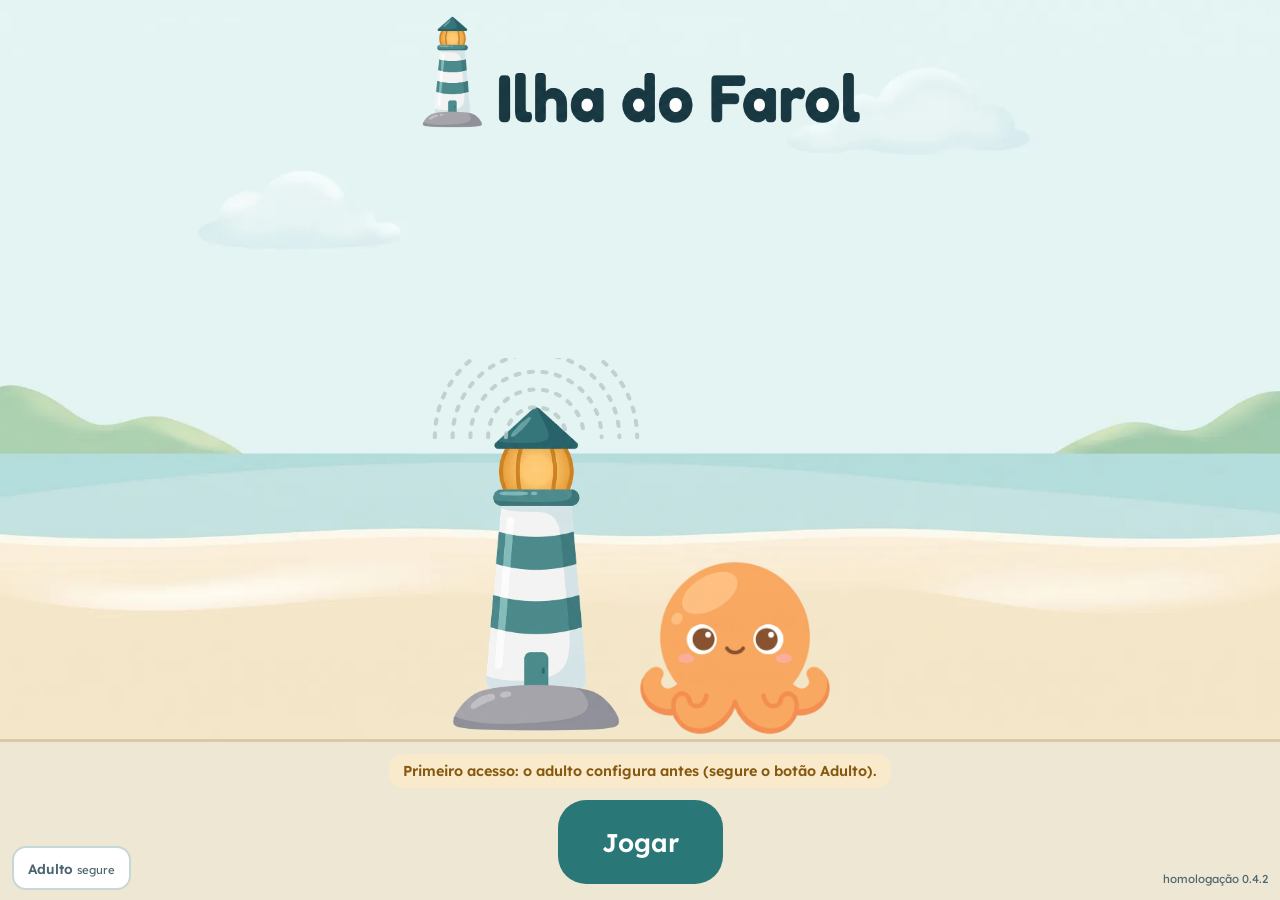
<file: docs/jogo/index.html>
<!doctype html>
<html lang="pt-BR">
<head>
<meta charset="utf-8">
<meta name="viewport" content="width=device-width, initial-scale=1, viewport-fit=cover">
<meta name="robots" content="noindex">
<meta name="theme-color" content="#2A7778">
<meta name="apple-mobile-web-app-capable" content="yes">
<meta name="mobile-web-app-capable" content="yes">
<meta name="apple-mobile-web-app-title" content="Ilha do Farol">
<meta name="apple-mobile-web-app-status-bar-style" content="default">
<meta name="description" content="Protótipo de homologação da Ilha do Farol, jogo terapêutico para crianças autistas.">
<title>Ilha do Farol</title>
<link rel="manifest" href="manifest.webmanifest">
<link rel="icon" href="icones/icone-192.png">
<link rel="apple-touch-icon" href="icones/icone-180.png">
<link rel="preconnect" href="https://fonts.googleapis.com">
<link rel="preconnect" href="https://fonts.gstatic.com" crossorigin>
<link rel="stylesheet" href="https://fonts.googleapis.com/css2?family=Lexend:wght@400;500;600;700&display=swap">
<link rel="stylesheet" href="estilo.css">
</head>
<body>
<div id="app"><p style="padding:24px;font-family:system-ui">Carregando a Ilha do Farol…</p></div>
<noscript><p style="padding:24px;font-family:system-ui">Este jogo precisa de JavaScript ligado.</p></noscript>
<script src="arte.js"></script>
<script src="app.js"></script>
<script src="lugares.js"></script>
</body>
</html>
</file>
<file: docs/jogo/estilo.css>
/* Ilha do Farol: estilos do protótipo.
   Um mundo visual só, claro e calmo. Nada pisca; movimento lento e raro. */
:root{
  color-scheme:light;
  --ceu:#EAF3F2; --mar:#D2E6E6; --areia:#EEE7D3; --areia-borda:#D6CAA9;
  --tinta:#14303A; --tinta2:#4A6670; --linha:#C6D8D5;
  --teal:#2A7778; --teal-claro:#D4E9E8; --ambar:#D8952A; --ambar-claro:#F8EACB; --ambar-tinta:#875810;
  --fundo:#F1F6F5; --superficie:#FFFFFF;
  --f:"Lexend","Segoe UI",system-ui,sans-serif;
}
*{box-sizing:border-box}
html,body{height:100%;margin:0}
body{background:var(--ceu);color:var(--tinta);font-family:var(--f);font-weight:400;-webkit-tap-highlight-color:transparent;overscroll-behavior:none}
button{font-family:inherit;color:inherit}
button:focus-visible,select:focus-visible,input:focus-visible,a:focus-visible{outline:3px solid var(--ambar);outline-offset:3px}
svg{display:block}
[hidden]{display:none!important}
img.foto{display:block;height:auto;user-select:none;-webkit-user-drag:none}
.morador-lugar img{width:clamp(120px,28vw,210px)}
.objeto img{width:100%}
.carta img{width:100%;height:86px;object-fit:contain}
.preferencia .carta img{height:84px}
.pote img{width:30px;height:30px;object-fit:contain}
.barraca-fundo img{width:100%;height:auto}
.tesouro .farol-foto img.farol{height:min(46vh,300px)}
.grupo img{width:33%;height:auto}
img.foto{max-width:100%}
.faixa .slot img{width:56px;height:56px;object-fit:contain}
.museu .prateleira img{width:44px;height:44px;object-fit:contain}
.farol-foto{position:relative;display:grid;justify-items:center}
.farol-foto img.farol{height:min(52vh,340px);width:auto}
.farol-foto .aneis{position:absolute;left:50%;top:-12%;width:150%;transform:translateX(-50%);pointer-events:none}
.palco.com-fundo{background:url(img/fundo.webp) center bottom/cover no-repeat}
.palco .logo{position:absolute;top:calc(14px + env(safe-area-inset-top,0px));left:50%;transform:translateX(-50%);width:min(78vw,440px);z-index:2}
.tela.inicio .cena-inicio{padding-top:120px}
.agenda li img{width:30px;height:30px;object-fit:contain}
.agenda-grande img{width:46px;height:46px;object-fit:contain}
.proxima img{width:78px;height:78px;object-fit:contain}
.cena-lume img.lume,.tchau img.lume{height:auto}
@media (max-width:600px){.agenda li img{width:24px;height:24px}}
.lume.foto.acena{animation:boia 3.2s ease-in-out infinite}
@keyframes boia{0%,100%{transform:translateY(0)}50%{transform:translateY(-6px)}}

/* ---------- Telas da criança ---------- */
.tela{width:100%;overflow:hidden;height:100dvh;display:grid;grid-template-rows:auto minmax(0,1fr) auto;background:linear-gradient(var(--ceu) 0 58%,var(--mar) 58% 76%,var(--areia) 76%);user-select:none;-webkit-user-select:none}
.topo{display:flex;align-items:center;justify-content:space-between;gap:10px;padding:calc(10px + env(safe-area-inset-top,0px)) 14px 6px}
.agenda{list-style:none;margin:0;padding:0;display:flex;gap:6px}
.agenda li{width:44px;height:44px;border-radius:12px;background:var(--superficie);display:grid;place-items:center;opacity:.5;border:2px solid transparent;position:relative}
.agenda li svg{width:30px;height:30px}
.agenda li.atual{opacity:1;border-color:var(--teal)}
.agenda li.feito{opacity:.85}
.agenda li.feito::after{content:"";position:absolute;right:-4px;bottom:-4px;width:16px;height:16px;border-radius:50%;background:var(--teal) url("data:image/svg+xml,%3Csvg xmlns='http://www.w3.org/2000/svg' viewBox='0 0 16 16'%3E%3Cpath d='M4 8.5l2.5 2.5L12 5.5' fill='none' stroke='white' stroke-width='2' stroke-linecap='round'/%3E%3C/svg%3E") center/100% no-repeat}
.btn-pausa{display:flex;align-items:center;gap:8px;min-height:56px;padding:0 16px 0 10px;border-radius:18px;background:var(--superficie);border:3px solid var(--tinta);font-weight:600;font-size:1.05rem;cursor:pointer}
.btn-pausa svg{width:34px;height:34px}

.palco{position:relative;min-height:0;display:grid;place-items:end center;overflow:hidden;padding:0 12px}
.legenda{position:absolute;top:8px;left:50%;transform:translateX(-50%);width:max-content;max-width:min(92%,640px);background:var(--superficie);border-radius:20px;padding:10px 18px;font-size:clamp(1.05rem,2.8vw,1.45rem);line-height:1.35;text-align:center;box-shadow:0 2px 0 var(--linha);z-index:3}
.legenda:empty{display:none}
.legenda .quem{display:block;font-size:.72rem;font-weight:600;letter-spacing:.08em;text-transform:uppercase;color:var(--teal)}
.legenda.alto{font-size:clamp(1.4rem,4.6vw,2.2rem);font-weight:700;letter-spacing:.02em}

.cena{position:relative;width:min(100%,860px);height:100%;display:flex;align-items:flex-end;justify-content:center;gap:4%;padding-top:86px}
.lado-lume,.lado-morador{position:relative;display:flex;align-items:flex-end}
.lado-lume .lume{width:clamp(130px,30vw,230px);height:auto}
.lado-morador{gap:0}
.barraca-fundo{position:absolute;left:50%;bottom:0;transform:translateX(-50%);width:clamp(170px,40vw,300px);opacity:.95}
.morador-lugar{position:relative;z-index:1}
.morador-lugar svg{width:clamp(120px,28vw,210px);height:auto}
.objeto{position:relative;z-index:2;align-self:center;width:clamp(56px,12vw,96px);transition:transform 1.1s ease,opacity .9s ease}
.objeto.grande{width:clamp(90px,20vw,150px)}
.objeto .grupo{display:flex;gap:4px}
.objeto.entregue{transform:translateX(-160%) translateY(-10%) scale(.8)}
.objeto.recolhe{opacity:0;transform:translateX(40%)}
.cena.aquecer{align-items:flex-end;gap:10%}
.cena.aquecer .objeto{align-self:flex-end;margin-bottom:6%}

.topo-dir{display:flex;align-items:center;gap:8px}
.pote{display:flex;min-height:48px;align-items:center;gap:6px;background:var(--superficie);border-radius:16px;padding:6px 12px 6px 8px;font-weight:700;font-size:1.2rem;font-variant-numeric:tabular-nums}
.pote svg{width:30px;height:30px}
.pote.ganhou{animation:pulo .7s ease 1}
.pote.brilho{box-shadow:0 0 0 8px var(--ambar-claro);transition:box-shadow 1.2s ease}
.pedrinhas{display:flex;gap:6px;flex-wrap:wrap;justify-content:center;max-width:100%}
.pedrinhas i{width:14px;height:14px;border-radius:50%;background:var(--superficie);border:2px solid var(--teal)}
.pedrinhas i.feita{background:var(--teal)}
.pedrinhas i.atual{background:var(--ambar);border-color:var(--ambar)}

.opcoes{display:flex;flex-direction:column;align-items:center;gap:12px;padding:12px 12px calc(16px + env(safe-area-inset-bottom,0px));background:var(--areia);border-top:3px solid var(--areia-borda);min-height:150px;justify-content:center}
.cartas{display:flex;flex-wrap:wrap;justify-content:center;gap:14px}
.carta{width:clamp(104px,27vw,152px);min-height:132px;display:grid;grid-template-rows:1fr auto;gap:4px;padding:10px 8px 10px;border-radius:20px;background:var(--superficie);border:3px solid #DCD4BF;border-top:12px solid var(--cat,#DCD4BF);font-weight:600;font-size:1rem;line-height:1.2;cursor:pointer;transition:opacity .7s ease,transform .15s ease,box-shadow .5s ease;touch-action:manipulation}
.carta svg{width:100%;height:74px}
.carta:active{transform:scale(.97)}
.carta.apagada{opacity:.28}
.carta.escondida{visibility:hidden}
.carta.modelo{box-shadow:0 0 0 6px var(--ambar-claro),0 0 0 9px var(--ambar)}
.carta.brilha{box-shadow:0 0 0 8px var(--ambar-claro),0 0 0 12px var(--ambar)}
.faixa{display:flex;gap:8px;padding:8px;border-radius:16px;background:var(--superficie);border:2px dashed var(--linha)}
.faixa .slot{width:78px;height:78px;border-radius:12px;background:var(--fundo);display:grid;place-items:center}
.faixa .slot svg{width:56px;height:56px}
.faixa .slot.cheio{background:var(--teal-claro)}

.botao{min-height:64px;padding:0 30px;border-radius:22px;border:0;background:var(--teal);color:#fff;font-weight:600;font-size:1.25rem;cursor:pointer;display:inline-flex;align-items:center;gap:10px;justify-content:center}
.botao.claro{background:var(--superficie);color:var(--tinta);border:3px solid var(--tinta)}
.botao.grande{min-height:84px;font-size:1.6rem;padding:0 44px;border-radius:28px}
.botoes{display:flex;flex-wrap:wrap;gap:12px;justify-content:center}

/* agenda grande da chegada */
.chegada{display:grid;gap:16px;justify-items:center;align-content:end;padding-top:92px;width:100%}
.agenda-grande{display:flex;flex-wrap:wrap;gap:10px;justify-content:center}
.agenda-grande div{width:92px;display:grid;justify-items:center;gap:6px;background:var(--superficie);border-radius:16px;padding:10px 6px;font-size:.85rem;font-weight:600;text-align:center}
.agenda-grande div.falando{box-shadow:0 0 0 3px var(--ambar);background:var(--ambar-claro);transition:box-shadow .3s,background .3s}
.agenda-grande svg{width:46px;height:46px}
.cena-lume .lume{width:clamp(130px,28vw,210px);height:auto}

/* termômetro */
.termometro{display:flex;flex-wrap:wrap;gap:10px;justify-content:center}
.nivel{width:clamp(88px,17vw,120px);min-height:112px;border-radius:18px;background:var(--superficie);border:3px solid #DCD4BF;display:grid;justify-items:center;align-content:center;gap:4px;cursor:pointer;font-size:.9rem;font-weight:600;padding:8px 4px}
.nivel .bolinha{width:34px;height:34px;border-radius:50%;background:var(--c)}
.nivel b{font-size:1.3rem}

/* onda da calma */
.onda-caixa{width:min(92%,560px);height:210px;position:relative;margin-bottom:10px}
.onda-caixa svg{position:absolute;left:0;right:0;bottom:0;width:100%;height:170px;transform:translateY(40px);transition:transform 6s ease-in-out}
.onda-caixa.sobe svg{transform:translateY(-10px);transition-duration:4s}
.onda-caixa .dica{position:absolute;left:0;right:0;top:0;text-align:center;font-weight:600;font-size:1.4rem;color:var(--teal)}

/* início e fim */
.tela.inicio{grid-template-rows:minmax(0,1fr) auto}
.cena-inicio{display:flex;align-items:flex-end;justify-content:center;gap:2%;height:100%;padding-top:70px}
.cena-inicio .farol{height:min(52vh,340px);width:auto}
.cena-inicio .lume{width:clamp(120px,26vw,200px);height:auto}
.aviso-topo{background:var(--ambar-claro);color:var(--ambar-tinta);border-radius:14px;padding:8px 14px;font-size:.9rem;font-weight:600;max-width:90%;text-align:center;margin:0}
.btn-adulto{position:fixed;left:12px;bottom:calc(10px + env(safe-area-inset-bottom,0px));min-height:44px;padding:0 14px;border-radius:14px;border:2px solid var(--linha);background:var(--superficie);font-size:.85rem;font-weight:600;color:var(--tinta2);overflow:hidden;cursor:pointer;z-index:6;touch-action:none}
.btn-adulto small{font-weight:400}
.btn-adulto .enche{position:absolute;inset:0 auto 0 0;width:0;background:var(--teal-claro);z-index:-1}
.btn-adulto.segurando .enche{width:100%;transition:width 1.6s linear}
.versao{position:fixed;right:12px;bottom:calc(14px + env(safe-area-inset-bottom,0px));font-size:.72rem;color:var(--tinta2);z-index:6}
.tesouro{display:flex;align-items:flex-end;justify-content:center;gap:5%;height:100%;padding-top:90px;width:100%}
.tesouro .farol{height:min(46vh,300px);width:auto}
.museu{background:var(--superficie);border-radius:18px;padding:12px;display:grid;gap:8px;max-width:260px;margin-bottom:12px}
.museu b{font-size:.85rem;color:var(--tinta2);font-weight:600}
.museu .prateleira{display:grid;grid-template-columns:repeat(4,44px);gap:6px}
.museu .prateleira svg{width:44px;height:44px}
.museu .nova{animation:aparece 1.4s ease 1}
.tchau{display:flex;align-items:flex-end;justify-content:center;gap:6%;height:100%;padding-top:90px}
.tchau .lume{width:clamp(130px,28vw,210px);height:auto}
.proxima{background:var(--superficie);border-radius:18px;padding:14px;display:grid;justify-items:center;gap:6px;margin-bottom:14px;font-size:1.1rem}
.proxima svg{width:78px;height:78px}
.missao-adulto{max-width:640px;font-size:.9rem;color:var(--tinta2);text-align:center;background:var(--superficie);border-radius:14px;padding:10px 14px}
.preferencia .cartas .carta{width:clamp(100px,24vw,150px)}
.preferencia .carta svg{height:84px}

/* ---------- Movimento (sempre lento, nunca piscando) ---------- */
.lume .braco{transform-box:fill-box;transform-origin:50% 0}
.lume.acena .b0{animation:acenaE 1.8s ease-in-out infinite}
.lume.acena .b5{animation:acenaD 1.8s ease-in-out infinite}
.lume.danca{animation:balanca 1s ease-in-out 2}
@keyframes acenaE{0%,100%{transform:rotate(0)}50%{transform:rotate(16deg)}}
@keyframes acenaD{0%,100%{transform:rotate(0)}50%{transform:rotate(-16deg)}}
@keyframes balanca{0%,100%{transform:rotate(0)}25%{transform:rotate(-5deg)}75%{transform:rotate(5deg)}}
@keyframes pulo{0%,100%{transform:scale(1)}40%{transform:scale(1.12)}}
@keyframes aparece{from{opacity:0;transform:scale(.6)}to{opacity:1;transform:scale(1)}}
.calmo .lume.foto.acena,.calmo .lume.acena .braco,.calmo .lume.danca,.calmo .pote.ganhou,.calmo .museu .nova{animation:none}
.calmo .objeto,.calmo .carta{transition-duration:.01s}
@media (prefers-reduced-motion:reduce){
  *,*::before,*::after{animation:none!important;transition-duration:.01s!important}
}

/* ---------- Teclado do PIN ---------- */
.pin{min-height:100dvh;display:grid;place-items:center;background:var(--fundo);padding:24px 16px}
.pin-caixa{width:min(100%,360px);display:grid;gap:14px;text-align:center}
.pin-caixa h1{font-size:1.3rem;margin:0}
.pin-caixa p{margin:0;color:var(--tinta2);font-size:.95rem}
.pontos{display:flex;gap:12px;justify-content:center;min-height:22px}
.pontos i{width:18px;height:18px;border-radius:50%;border:2px solid var(--tinta)}
.pontos i.cheio{background:var(--tinta)}
.teclas{display:grid;grid-template-columns:repeat(3,1fr);gap:10px}
.teclas button{min-height:64px;border-radius:16px;border:2px solid var(--linha);background:var(--superficie);font-size:1.4rem;font-weight:600;cursor:pointer}
.erro{color:#8A3B2E;font-weight:600;min-height:1.3em}

/* ---------- Área do adulto ---------- */
.adulto{min-height:100dvh;background:var(--fundo);color:var(--tinta);user-select:text;-webkit-user-select:text}
.adulto-topo{position:sticky;top:0;z-index:5;display:flex;align-items:center;justify-content:space-between;gap:12px;padding:calc(10px + env(safe-area-inset-top,0px)) 16px 10px;background:var(--superficie);border-bottom:1px solid var(--linha)}
.adulto-topo div{display:grid}
.adulto-topo span{font-size:.8rem;color:var(--tinta2)}
.abas{display:flex;gap:4px;overflow-x:auto;padding:8px 12px;background:var(--superficie);border-bottom:1px solid var(--linha);position:sticky;top:61px;z-index:4}
.aba{flex:none;border:0;background:transparent;padding:9px 12px;border-radius:10px;font-size:.92rem;font-weight:500;color:var(--tinta2);cursor:pointer}
.aba.ativa{background:var(--teal-claro);color:var(--tinta);font-weight:600}
.painel{max-width:920px;margin:0 auto;padding:20px 16px 80px;display:grid;gap:18px}
.painel h2{font-size:1.3rem;margin:0}
.painel h3{font-size:1.05rem;margin:0}
.painel p{margin:0;line-height:1.55;max-width:72ch}
.bloco{background:var(--superficie);border:1px solid var(--linha);border-radius:14px;padding:16px;display:grid;gap:14px}
.campo{display:grid;grid-template-columns:minmax(0,1fr);gap:6px}
@media (min-width:640px){.campo{grid-template-columns:240px minmax(0,1fr);align-items:center;gap:14px}.campo .ajuda{grid-column:2}}
.campo label{font-weight:600;font-size:.95rem}
.controle{display:flex;align-items:center;gap:10px;flex-wrap:wrap}
.controle select,.controle input[type=text],.controle input[type=number]{min-height:44px;border-radius:10px;border:1px solid var(--linha);background:var(--superficie);padding:0 10px;font:inherit;min-width:0;max-width:100%}
.controle input[type=range]{width:min(100%,280px);accent-color:var(--teal)}
.controle output{font-variant-numeric:tabular-nums;font-weight:600;min-width:4ch}
.ajuda{font-size:.85rem;color:var(--tinta2)}
.aviso-lugar{background:var(--ambar-claro);color:var(--ambar-tinta);border-radius:10px;padding:6px 12px;font-size:.85rem;font-weight:600;margin:4px 0 8px}
.interruptor{position:relative;display:inline-block;width:52px;height:30px}
.interruptor input{opacity:0;width:100%;height:100%;margin:0;position:absolute;cursor:pointer;z-index:1}
.interruptor span{position:absolute;inset:0;border-radius:30px;background:#C9D3D6;transition:background .2s}
.interruptor span::after{content:"";position:absolute;left:3px;top:3px;width:24px;height:24px;border-radius:50%;background:#fff;transition:transform .2s}
.interruptor input:checked + span{background:var(--teal)}
.interruptor input:checked + span::after{transform:translateX(22px)}
.interruptor input:focus-visible + span{outline:3px solid var(--ambar);outline-offset:2px}
.botao-p{min-height:44px;padding:0 14px;border-radius:12px;border:1px solid var(--teal);background:var(--superficie);color:var(--teal);font-weight:600;font-size:.92rem;cursor:pointer}
.botao-p.cheio{background:var(--teal);color:#fff}
.botao-p.perigo{border-color:#8A3B2E;color:#8A3B2E}
.linha-botoes{display:flex;flex-wrap:wrap;gap:8px}
.cartao-alvo header{display:flex;justify-content:space-between;align-items:center;gap:10px;flex-wrap:wrap}
.fase{font-size:.78rem;font-weight:600;padding:3px 10px;border-radius:999px;background:var(--fundo);color:var(--tinta2)}
.fase.ensino{background:var(--teal-claro);color:var(--tinta)}
.fase.aprendido{background:var(--ambar-claro);color:var(--ambar-tinta)}
.fase.desligado{background:transparent;border:1px dashed var(--linha)}
.resumo{font-size:.9rem;color:var(--tinta2)}
.tabela{overflow-x:auto;border:1px solid var(--linha);border-radius:12px;background:var(--superficie)}
table{border-collapse:collapse;width:100%;font-size:.88rem;min-width:560px}
th,td{text-align:left;padding:8px 10px;border-bottom:1px solid var(--linha);font-variant-numeric:tabular-nums;vertical-align:top}
th{font-size:.75rem;text-transform:uppercase;letter-spacing:.06em;color:var(--tinta2);background:var(--fundo);font-weight:600}
tr:last-child td{border-bottom:0}
.sugestao{display:grid;gap:8px;padding:12px;border-radius:12px;background:var(--ambar-claro)}
.sugestao.info{background:var(--teal-claro)}
.vazio{color:var(--tinta2);font-size:.9rem}
.grafico{width:100%;height:auto}
.grafico .grade{stroke:var(--linha);stroke-width:1}
.grafico .eixo{fill:var(--tinta2);font-size:11px;font-family:var(--f)}
.grafico .criterio{stroke:var(--ambar);stroke-width:1.5;stroke-dasharray:5 5}
.grafico .rot-criterio{fill:var(--ambar-tinta);font-size:11px;font-family:var(--f);font-weight:600}
.grafico .ajuste{stroke:var(--tinta2);stroke-width:1.5;stroke-dasharray:3 4}
.grafico .rot-ajuste{fill:var(--tinta2);font-size:10px;font-family:var(--f)}
.grafico .serie{fill:none;stroke:var(--teal);stroke-width:2;stroke-linejoin:round;stroke-linecap:round}
.grafico .ponto{fill:var(--teal);stroke:var(--superficie);stroke-width:2}
.grafico .ponto.base{fill:var(--superficie);stroke:var(--teal);stroke-width:2.5}
.grafico .alvo-toque{fill:transparent;cursor:pointer}
.legenda-graf{font-size:.8rem;color:var(--tinta2)}
.leitura{font-size:.85rem;font-weight:600;min-height:1.2em;color:var(--tinta)}
.chips{display:flex;flex-wrap:wrap;gap:8px}
.chip{min-height:40px;padding:0 12px;border-radius:999px;border:1px solid var(--linha);background:var(--superficie);font-size:.88rem;cursor:pointer}
.chip.marcado{background:var(--teal);border-color:var(--teal);color:#fff}
.lista-passos{margin:0;padding-left:1.3em;display:grid;gap:8px;line-height:1.5}
.aviso{position:fixed;left:50%;bottom:calc(18px + env(safe-area-inset-bottom,0px));transform:translateX(-50%);background:var(--tinta);color:#fff;border-radius:12px;padding:10px 16px;font-size:.9rem;z-index:20;opacity:0;transition:opacity .3s;pointer-events:none}
.aviso.mostra{opacity:1}
.confirmar{display:grid;gap:10px;padding:12px;border:1px solid #8A3B2E;border-radius:12px}
textarea{font:inherit;border-radius:10px;border:1px solid var(--linha);padding:8px 10px;min-height:70px;width:100%}

/* ---------- Celular ---------- */
@media (max-width:600px){
  .topo{padding-inline:10px;gap:6px}
  .agenda{gap:4px}
  .agenda li{width:36px;height:36px;border-radius:10px}
  .agenda li svg{width:24px;height:24px}
  .btn-pausa{min-height:52px;padding:0 10px}
  .btn-pausa span{display:none}
  .cena{padding-top:96px;gap:2%}
  .opcoes{min-height:170px}
}

/* ---------- Versão 0.3: os oito lugares ---------- */
.tela.sem-rodape{grid-template-rows:auto minmax(0,1fr)}
.sem-rodape .opcoes{display:none}
.historia .legenda{display:none}
.mapa-ilha{align-self:stretch;width:min(100%,820px);display:grid;grid-template-columns:repeat(auto-fill,minmax(150px,1fr));gap:12px;padding:92px 8px 16px;overflow:auto;align-content:start}
.lugar-botao{background:var(--superficie);border:3px solid #DCD4BF;border-radius:20px;padding:10px;display:grid;justify-items:center;gap:6px;font-weight:600;font-size:.95rem;cursor:pointer;min-height:150px;text-align:center}
.lugar-botao img,.lugar-botao svg{width:100%;height:96px;object-fit:contain}
.rosto-grande{display:flex;align-items:flex-end;justify-content:center}
.rosto-grande img,.rosto-grande svg{width:clamp(150px,34vw,260px);height:auto;max-height:42vh;object-fit:contain}
.cartas.pequenas{gap:10px}
.cartas.pequenas .carta{width:clamp(84px,21vw,120px);min-height:106px;border-top-width:9px;padding:8px 6px}
.cartas.pequenas .carta img,.cartas.pequenas .carta svg{height:60px}
.cartas.pequenas .carta span{font-size:.85rem}
.faixa{flex-wrap:wrap;justify-content:center}
.faixa.longa .slot{width:54px;height:54px}
.faixa.longa .slot img,.faixa.longa .slot svg{width:44px;height:44px}
.slot.pre{opacity:.75}
.agenda-mini{display:flex;gap:8px;align-self:center}
.mini-cartao{width:clamp(70px,16vw,110px);background:var(--superficie);border-radius:14px;padding:6px}
.mini-cartao img,.mini-cartao svg{width:100%;height:auto}
.mini-cartao.mudou{box-shadow:0 0 0 4px var(--ambar-claro),0 0 0 7px var(--ambar)}
.livro{align-self:center;width:min(94%,560px);padding-top:16px}
.livro .pagina{background:var(--superficie);border-radius:18px;padding:8px;box-shadow:0 2px 0 var(--linha)}
.pagina-img{width:100%;height:auto;max-height:52vh;object-fit:contain;border-radius:12px;display:block;margin:0 auto}
.pagina.fim{display:grid;place-items:center;align-content:center;gap:6px;min-height:220px;font-size:1.6rem}
.pagina.fim span{font-size:1rem;color:var(--tinta2)}
.pagina.pequena{width:min(62vw,300px)}
.cena.livro-q{align-items:center;justify-content:center}
.texto-pagina{margin:0;font-size:clamp(1.05rem,2.6vw,1.35rem);text-align:center;max-width:640px;line-height:1.4}
.contador{font-weight:700;font-size:1.3rem;margin:0;font-variant-numeric:tabular-nums}
.segurar{position:relative;overflow:hidden;touch-action:none}
.segurar .enche{position:absolute;inset:0 auto 0 0;width:0;background:rgba(255,255,255,.35)}
.segurar.segurando .enche{width:100%;transition:width 2s linear}
.pulando .lume{animation:pulo 1s ease-in-out infinite}
.tela.silencio{background:linear-gradient(#18424c,#0f2a31)}
.silencio .opcoes{background:#16323B;border-top-color:#16323B;color:#E1EDEB}
.silencio .contador{color:#E1EDEB;font-weight:500}
.barco{position:relative;width:min(80vw,380px);aspect-ratio:3/2;align-self:center;margin-bottom:4%}
.peca-barco{position:absolute}
.peca-barco img{width:100%;height:auto;display:block}
.peca-barco.barco-casco{left:10%;bottom:0;width:80%;z-index:3}
.peca-barco.barco-mastro{left:48%;bottom:24%;height:72%;z-index:1}
.peca-barco.barco-mastro img{height:100%;width:auto}
.peca-barco.barco-vela{left:52%;bottom:33%;width:30%;z-index:2}
.peca-barco.barco-bandeira{left:50%;top:0;width:12%;z-index:2}
.peca-barco.barco-janela{left:24%;bottom:12%;width:11%;z-index:4}
.peca-barco.barco-boia{left:66%;bottom:8%;width:13%;z-index:4}
.barco.pronto{animation:boia 3.2s ease-in-out infinite}
.vez{font-weight:700;font-size:1.2rem;margin:0}
.vez.crianca{color:var(--teal)}
.vez.adulto{color:var(--ambar-tinta)}
.faixa-adulto{width:min(100%,720px);background:var(--fundo);border:1px dashed var(--linha);border-radius:12px;padding:8px 10px;display:grid;gap:6px;font-size:.82rem;color:var(--tinta2)}
.faixa-adulto .botao-p{min-height:38px;font-size:.8rem}
.carta.marcada{box-shadow:0 0 0 6px var(--teal-claro),0 0 0 9px var(--teal)}
.museu-grande{align-self:center;background:var(--superficie);border-radius:18px;padding:14px;display:grid;gap:10px;width:min(94%,560px);margin-top:70px}
.museu-grande .prateleira{display:grid;grid-template-columns:repeat(auto-fill,minmax(70px,1fr));gap:8px}
.peca-museu{border:2px solid #DCD4BF;border-radius:14px;background:var(--superficie);padding:6px;cursor:pointer;transition:transform .3s ease,box-shadow .3s ease}
.peca-museu img,.peca-museu svg{width:100%;height:60px;object-fit:contain}
.peca-museu.escolhida{box-shadow:0 0 0 6px var(--ambar-claro),0 0 0 9px var(--ambar);transform:scale(1.05)}
.grupo-lugar{margin:10px 0 -6px;color:var(--teal)}
.cabeca-lugar{display:flex;gap:12px;align-items:center}
.cabeca-lugar img,.cabeca-lugar svg{width:56px;height:56px;object-fit:contain}
.bloco-interno{display:grid;gap:8px;border-top:1px solid var(--linha);padding-top:10px}
.linha-historia{display:flex;align-items:center;gap:10px;flex-wrap:wrap}
.pagina-editor .previa img{max-width:220px;border-radius:10px}
.calmo .pulando .lume,.calmo .barco.pronto{animation:none}
@media (max-width:600px){
  .faixa .slot{width:56px;height:56px}
  .faixa .slot img,.faixa .slot svg{width:44px;height:44px}
  .mapa-ilha{grid-template-columns:repeat(2,minmax(0,1fr));padding-top:96px}
  .lugar-botao{min-height:130px}
  .lugar-botao img,.lugar-botao svg{height:78px}
}
</file>
